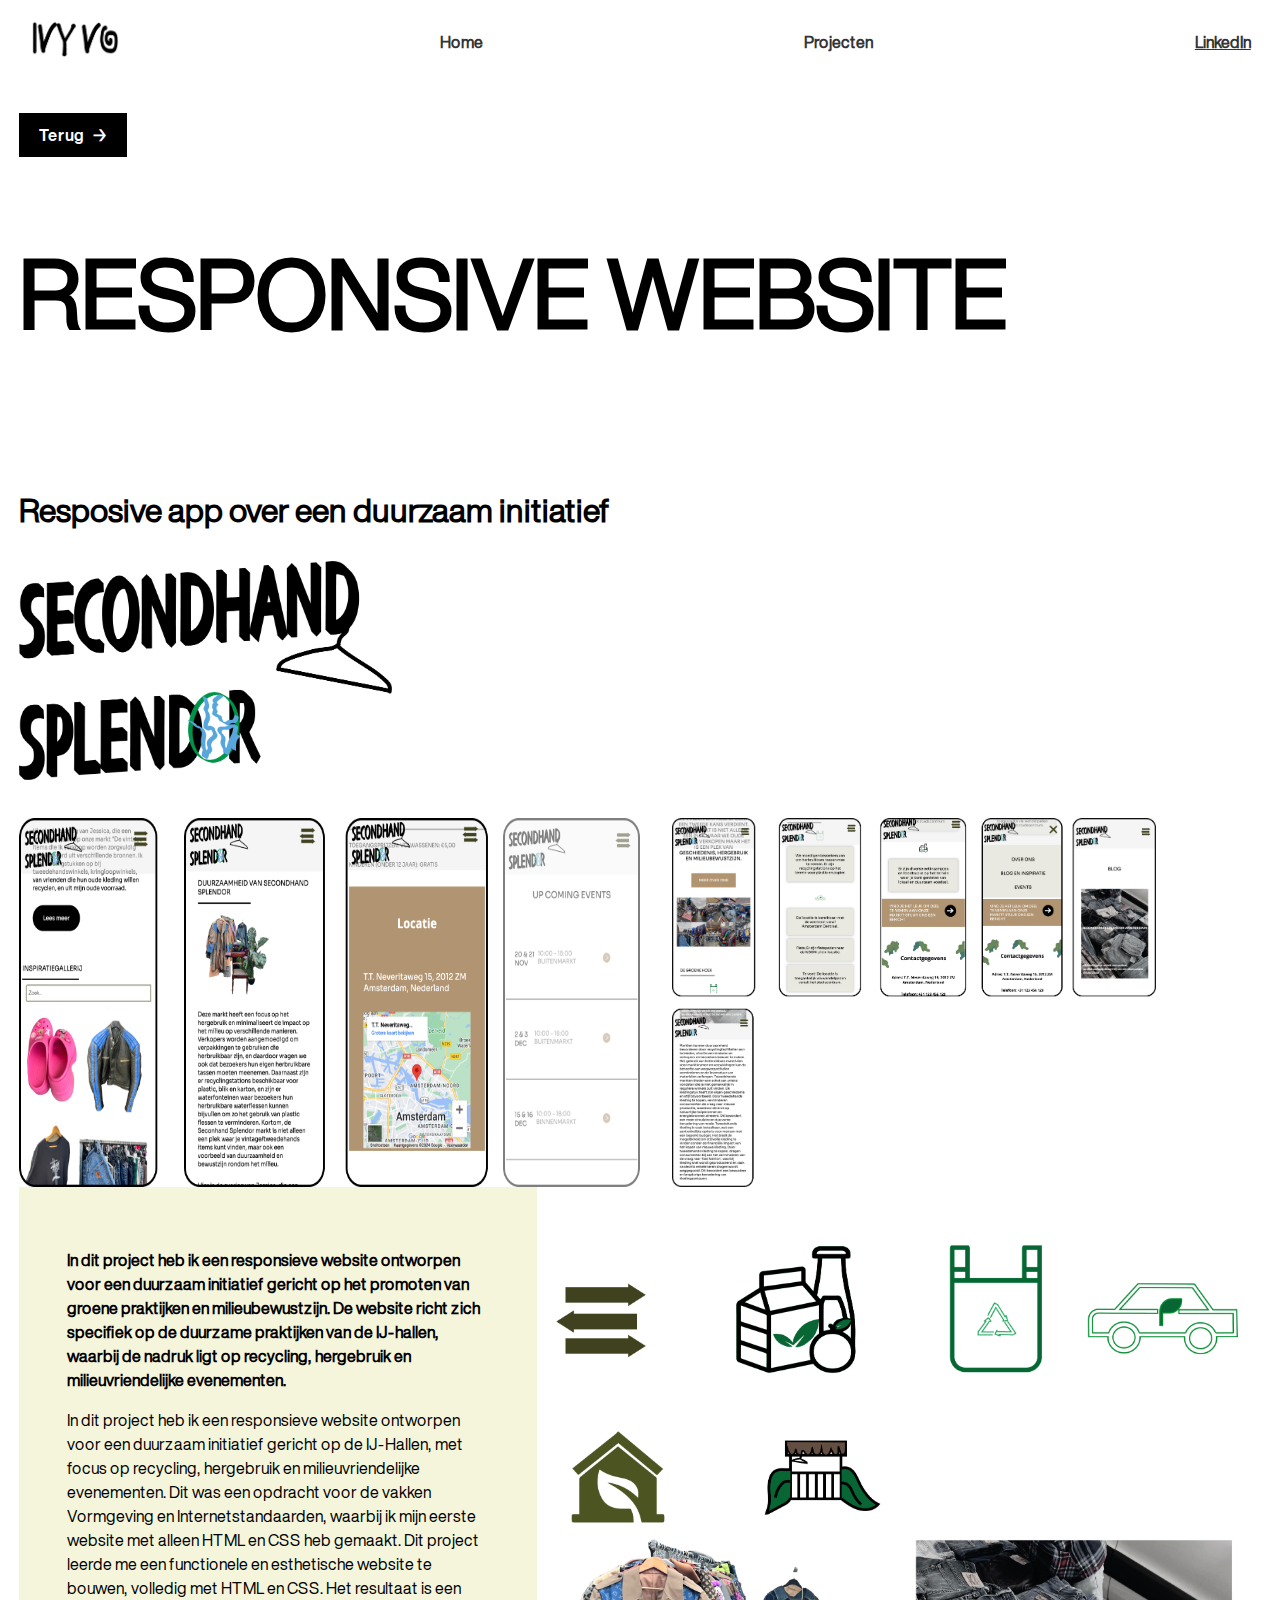
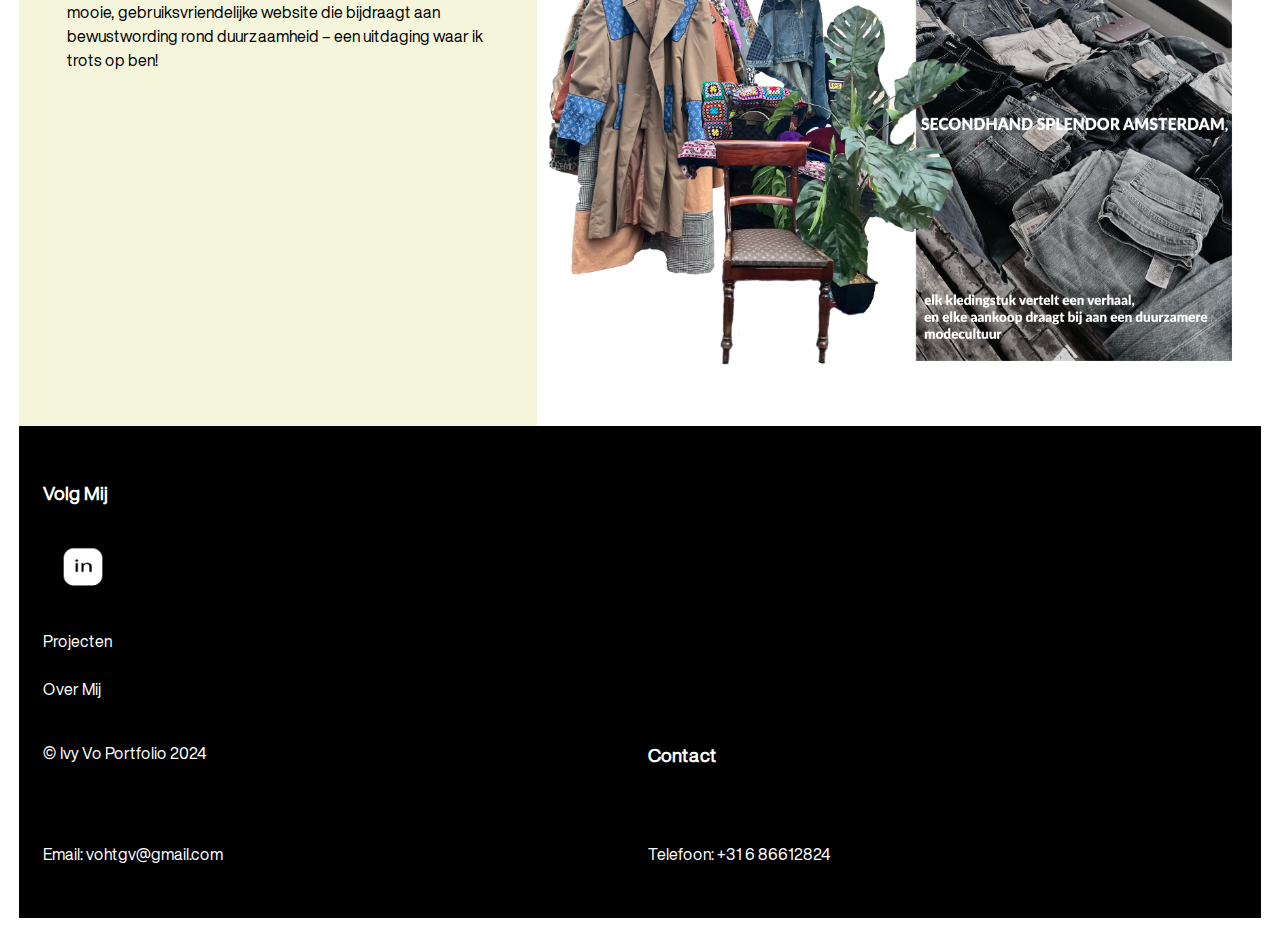
<file: project1.html>
<!DOCTYPE html>
<html lang="nl">
<head>
    <meta charset="UTF-8">
    <meta name="viewport" content="width=device-width, initial-scale=1.0">
    <title>Portfolio Ivy Vo</title>
    <meta name="description" content="Bekijk het werk, de projecten en vaardigheden van Ivy Vo.">
    <link rel="icon" href="img/iv.png" type="image/png">
    <link rel="stylesheet" href="styleproject1.css">
    <link rel="stylesheet" href="styles.css">
</head>
<body>
    <header>
        <nav class="main-nav">
            <ul class="nav-list">
                <li class="nav-item logo">
                    <a href="index.html">
                        <img src="img/logo.png" alt="Logo van Ivy Vo">
                    </a>
                </li>
                <li class="nav-item"><a href="index.html">Home</a></li>
                <li class="nav-item"><a href="projecten.html">Projecten</a></li>
                <li class="nav-item">
                    <a href="https://www.linkedin.com/in/ivy-vo-3ab95b32b/" target="_blank" rel="noopener noreferrer">
                        LinkedIn
                    </a>
                </li>
            </ul>
        </nav>
        <a href="projecten.html" class="button-with-arrow">
            Terug <span class="arrow">→</span>
        </a>
        <h1>
           Responsive Website
         </h1>
         <section> 
          <h2>Resposive app over een duurzaam initiatief</h2>  
         <img src="img/logoher1.png" alt="Achtergrond van de homepagina">
       </section>
    </header>

    <main>

        <section>
            <h2 class="visually-hidden">Op telefoon formaat</h2>
            <img src="img/secondhandsplendor.png" alt="">
            <img src="img/seconhandsplendor.png" alt="">
        </section>
        <section>
         <div class="collage"> 
            <h2>
                In dit project heb ik een responsieve website ontworpen voor een duurzaam initiatief gericht op het promoten van groene praktijken en milieubewustzijn. De website richt zich specifiek op de duurzame praktijken van de IJ-hallen, waarbij de nadruk ligt op recycling, hergebruik en milieuvriendelijke evenementen. 
            </h2>
            <p> 
                In dit project heb ik een responsieve website ontworpen voor een duurzaam initiatief gericht op de IJ-Hallen, met focus op recycling, hergebruik en milieuvriendelijke evenementen. Dit was een opdracht voor de vakken Vormgeving en Internetstandaarden, waarbij ik mijn eerste website met alleen HTML en CSS heb gemaakt.            
                Dit project leerde me een functionele en esthetische website te bouwen, volledig met HTML en CSS. Het resultaat is een mooie, gebruiksvriendelijke website die bijdraagt aan bewustwording rond duurzaamheid – een uitdaging waar ik trots op ben!
 </p>
</div>

  <article> 
             <img src="img/project1.collage.png" alt="Collage van iconen en foto's">
 </article>
</section>
    </main>
    <footer>
        <section>
            <h3>Volg Mij</h3>
            <ul>
                <li><a href="https://www.linkedin.com/in/ivy-vo-3ab95b32b/" aria-label="LinkedIn"><img src="img/linkedinlogo.png" alt="LinkedIn"></a></li>
            </ul>
        </section>
        <section>
            <h2 class="visually-hidden"> Ivy</h2>
            <article>
                <h2 class="visually-hidden"> Ivy</h2>
                <ul>
                    <li><a href="projecten.html">Projecten</a></li>
                </ul>
              
            </article>
            <article>
                <h2 class="visually-hidden"> Ivy</h2>
                <ul>
                    <li><a href="#overmij">Over Mij</a></li>
                </ul>
                
            </article>
        </section>
        <section>
            <h2 class="visually-hidden"> Ivy</h2>
            <p>© Ivy Vo Portfolio 2024</p>
          
            <h3>Contact</h3>
    <p>Email: vohtgv@gmail.com</p>
    <p>Telefoon: +31 6 86612824</p>
        </section>
    </footer>

    <script src="script.js"></script>
</body>
</html>
</file>
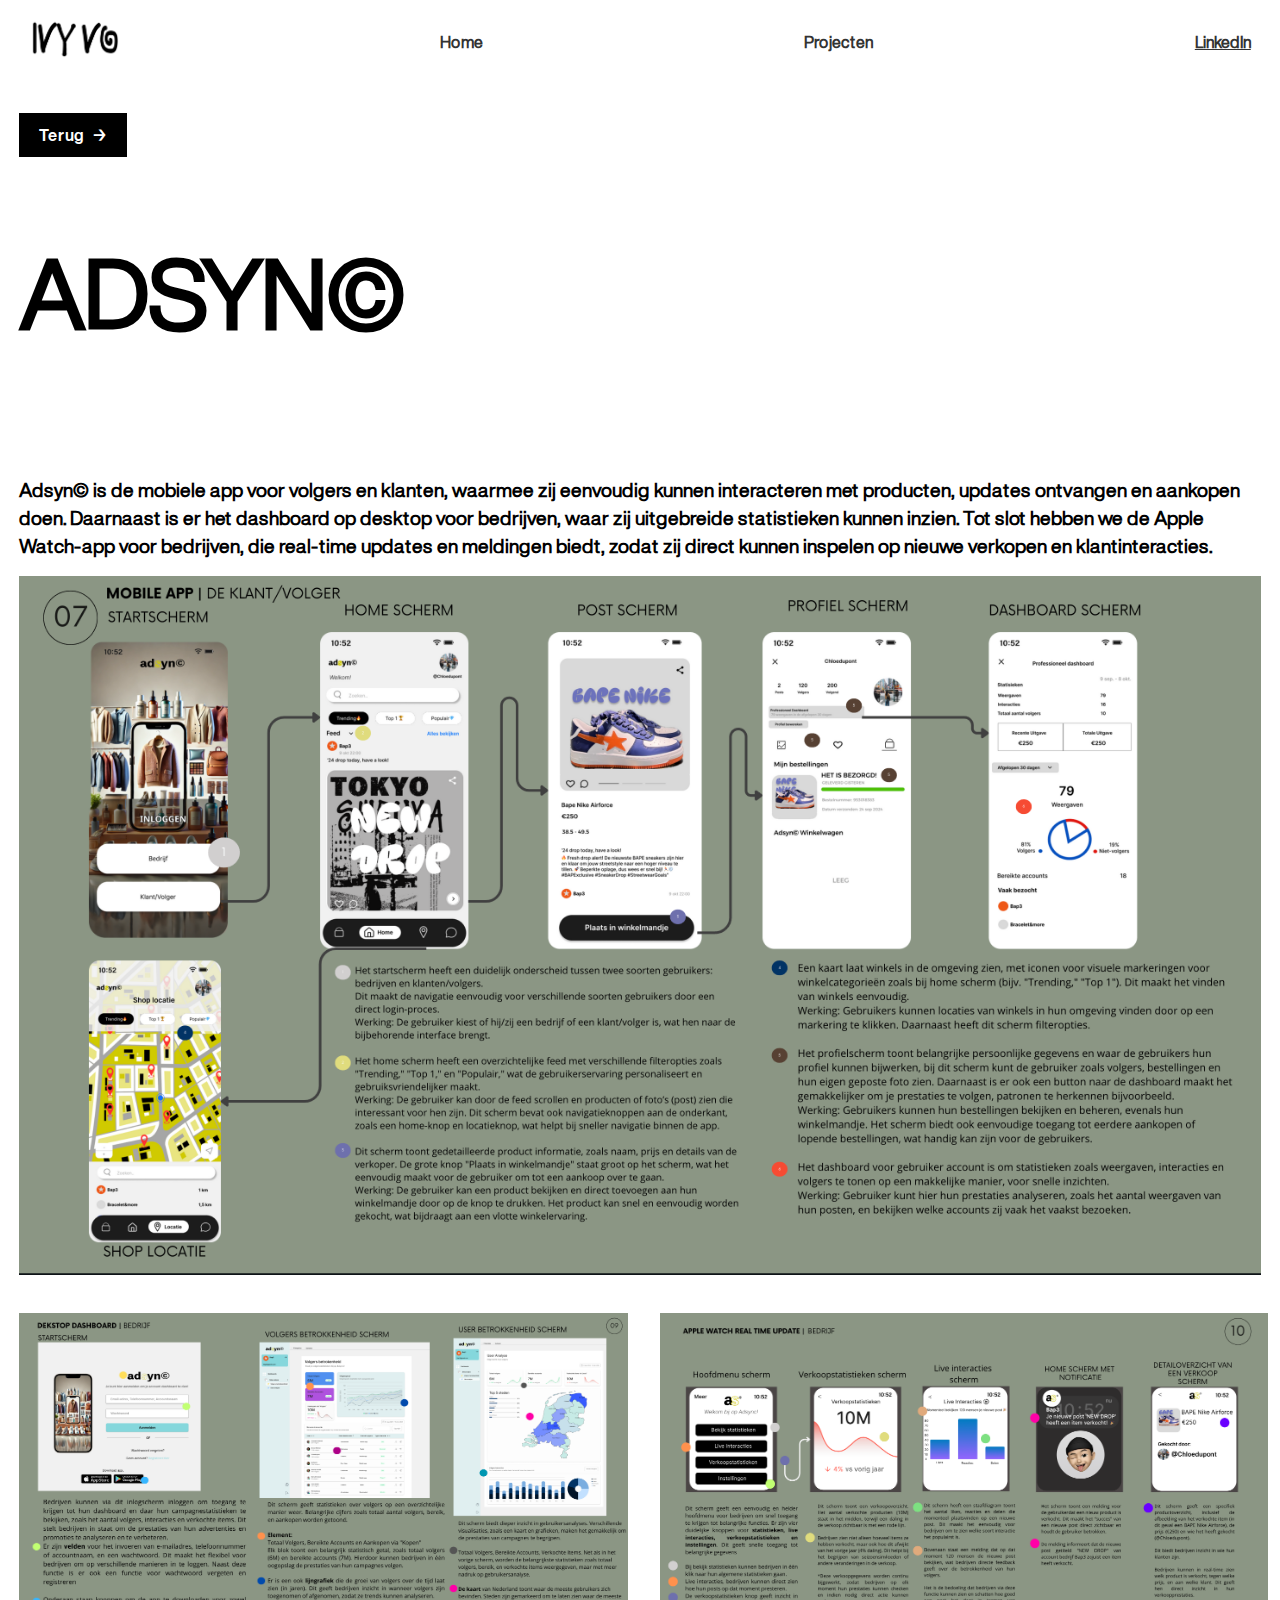
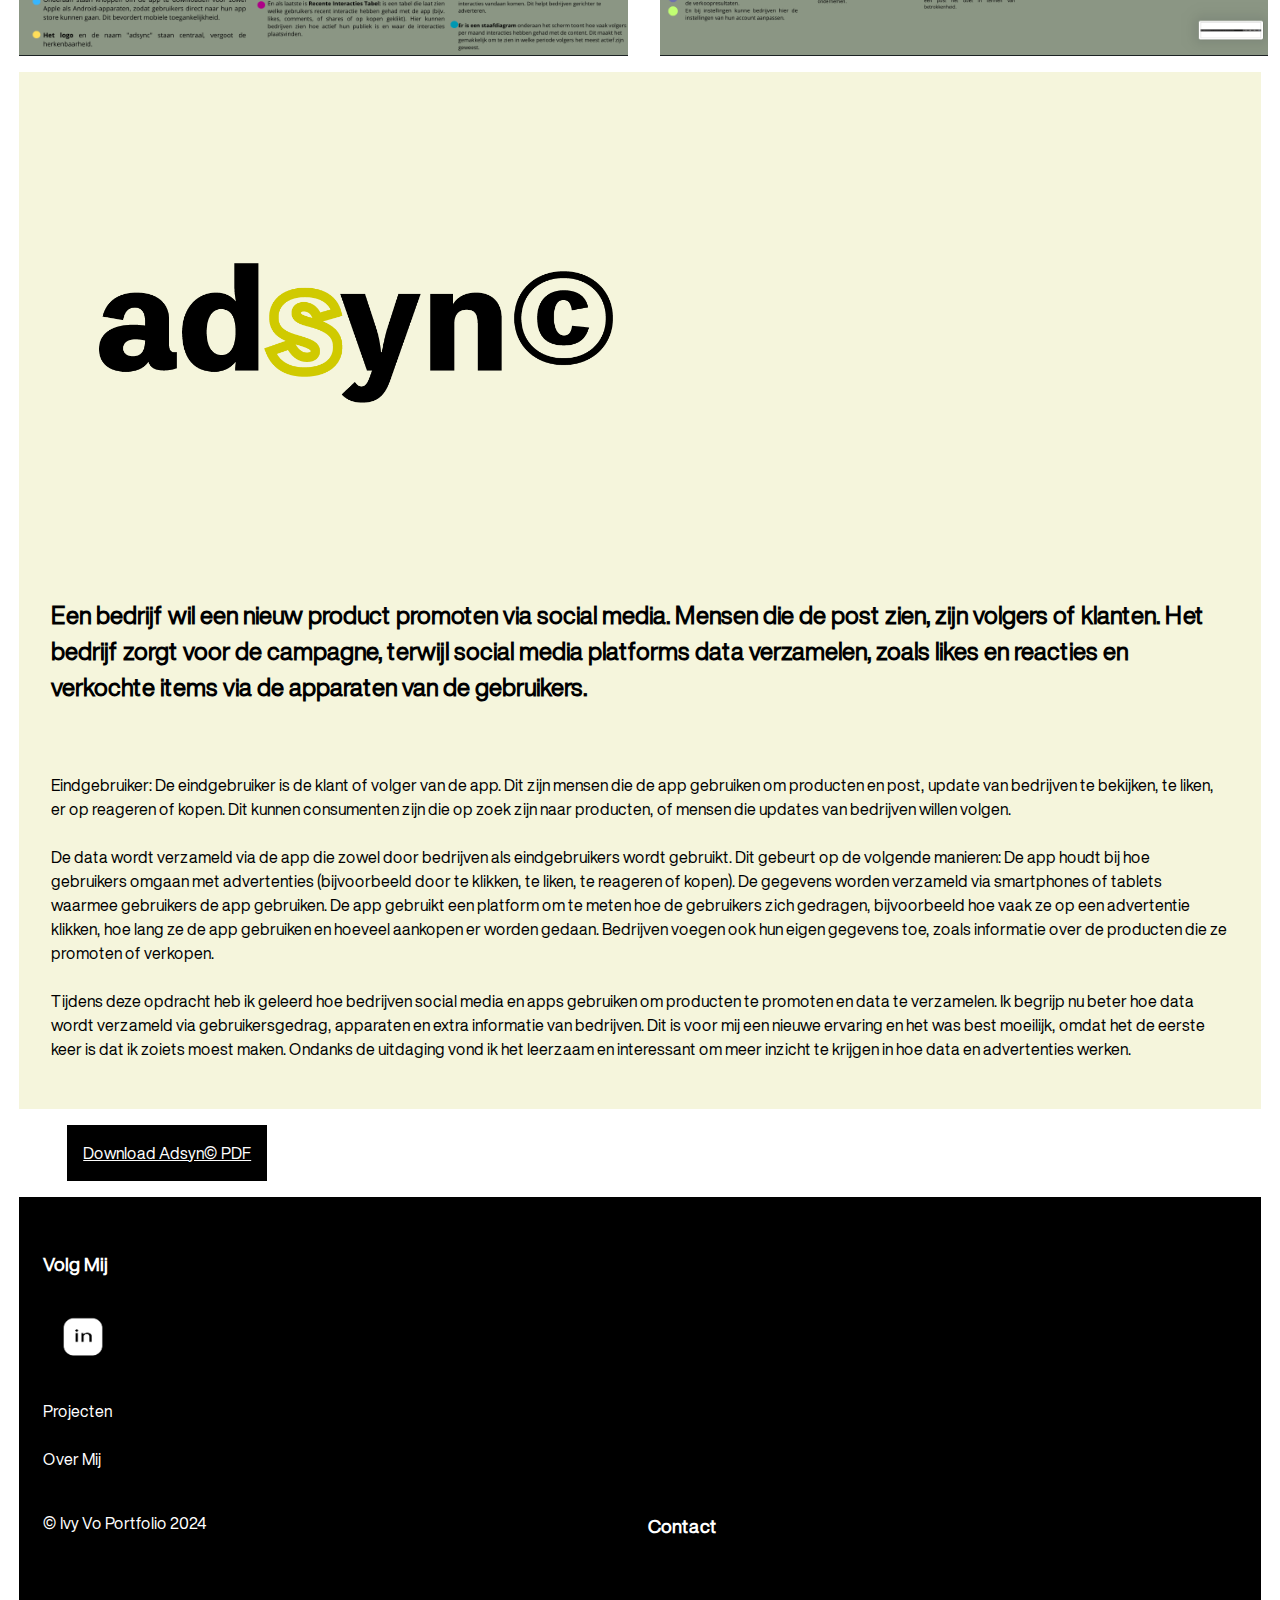
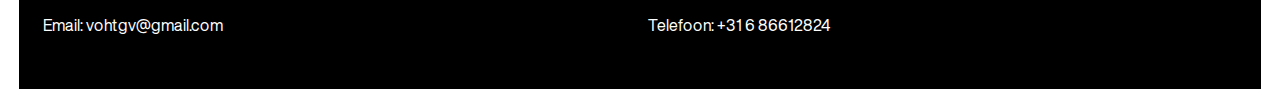
<file: project2.html>
<!DOCTYPE html>
<html lang="nl">
<head>
    <meta charset="UTF-8">
    <meta name="viewport" content="width=device-width, initial-scale=1.0">
    <title>Adsyn©</title>
    <meta name="description" content="Bekijk het werk, de projecten en vaardigheden van Ivy Vo.">
    <link rel="icon" href="img/iv.png" type="image/png">
    <link rel="stylesheet" href="styleproject2.css">
</head>
<body>
    <header>
        <nav class="main-nav">
            <ul class="nav-list">
                <li class="nav-item logo">
                    <a href="index.html">
                        <img src="img/logo.png" alt="Logo van Ivy Vo">
                    </a>
                </li>
                <li class="nav-item"><a href="index.html">Home</a></li>
                <li class="nav-item"><a href="projecten.html">Projecten</a></li>
                <li class="nav-item">
                    <a href="https://www.linkedin.com/in/ivy-vo-3ab95b32b/" target="_blank" rel="noopener noreferrer">
                        LinkedIn
                    </a>
                </li>
            </ul>
        </nav>
        <a href="projecten.html" class="button-with-arrow">
            Terug <span class="arrow">→</span>
        </a>
        <h1>
           Adsyn©
         </h1>
         <section> 
          <h2>Adsyn© is de mobiele app voor volgers en klanten, waarmee zij eenvoudig kunnen interacteren met producten, updates ontvangen en aankopen doen. Daarnaast is er het dashboard op desktop voor bedrijven, waar zij uitgebreide statistieken kunnen inzien. Tot slot hebben we de Apple Watch-app voor bedrijven, die real-time updates en meldingen biedt, zodat zij direct kunnen inspelen op nieuwe verkopen en klantinteracties. </h2>  
         <img src="img/content1.png" alt="Content pagina van app Adsync">
       </section>
    </header>

    <main>
        <section>
            <h2 class="visually-hidden">H2</h2>
            <img src="img/content2.png" alt="">
            <img src="img/concent3.png" alt="">
        </section>
        <section>
         <div class="collage"> 
            <article> 
                <img src="img/logoadsync.png" alt="Logo van app Adsync">
    </article>
            <h2>
                Een bedrijf wil een nieuw product promoten via social media. Mensen die de post zien, zijn volgers of klanten. Het bedrijf zorgt voor de campagne, terwijl social media platforms data verzamelen, zoals likes en reacties en verkochte items via de apparaten van de gebruikers.
            </h2>
            <p> 
<br>
<br>
Eindgebruiker:
De eindgebruiker is de klant of volger van de app. Dit zijn mensen die de app gebruiken om producten en post, update van bedrijven te bekijken, te liken, er op reageren of kopen. Dit kunnen consumenten zijn die op zoek zijn naar producten, of mensen die updates van bedrijven willen volgen.
<br>
<br> De data wordt verzameld via de app die zowel door bedrijven als eindgebruikers wordt gebruikt. Dit gebeurt op de volgende manieren:
De app houdt bij hoe gebruikers omgaan met advertenties (bijvoorbeeld door te klikken, te liken, te reageren of kopen).
De gegevens worden verzameld via smartphones of tablets waarmee gebruikers de app gebruiken.
De app gebruikt een platform om te meten hoe de gebruikers zich gedragen, bijvoorbeeld hoe vaak ze op een advertentie klikken, hoe lang ze de app gebruiken en hoeveel aankopen er worden gedaan.
Bedrijven voegen ook hun eigen gegevens toe, zoals informatie over de producten die ze promoten of verkopen.
<br>
<br>Tijdens deze opdracht heb ik geleerd hoe bedrijven social media en apps gebruiken om producten te promoten en data te verzamelen. Ik begrijp nu beter hoe data wordt verzameld via gebruikersgedrag, apparaten en extra informatie van bedrijven. Dit is voor mij een nieuwe ervaring en het was best moeilijk, omdat het de eerste keer is dat ik zoiets moest maken. Ondanks de uitdaging vond ik het leerzaam en interessant om meer inzicht te krijgen in hoe data en advertenties werken.
 </p>
</div> 
</section>
<a href="cv/adsync.pdf" class="download-btn" download>Download Adsyn© PDF</a>
    </main>

    <footer>
        <section>
            <h3>Volg Mij</h3>
            <ul>
                <li><a href="https://www.linkedin.com/in/ivy-vo-3ab95b32b/" aria-label="LinkedIn"><img src="img/linkedinlogo.png" alt="LinkedIn"></a></li>
            </ul>
        </section>
        <section>
            <h2 class="visually-hidden"> Ivy</h2>
            <article>
                <h2 class="visually-hidden"> Ivy</h2>
                <ul>
                    <li><a href="projecten.html">Projecten</a></li>
                </ul>
              
            </article>
            <article>
                <h2 class="visually-hidden"> Ivy</h2>
                <ul>
                    <li><a href="#overmij">Over Mij</a></li>
                </ul>
                
            </article>
        </section>
        <section>
            <h2 class="visually-hidden"> Ivy</h2>
            <p>© Ivy Vo Portfolio 2024</p>
          
            <h3>Contact</h3>
    <p>Email: vohtgv@gmail.com</p>
    <p>Telefoon: +31 6 86612824</p>
        </section>
    </footer>

    <script src="script.js"></script>
</body>
</html>
</file>
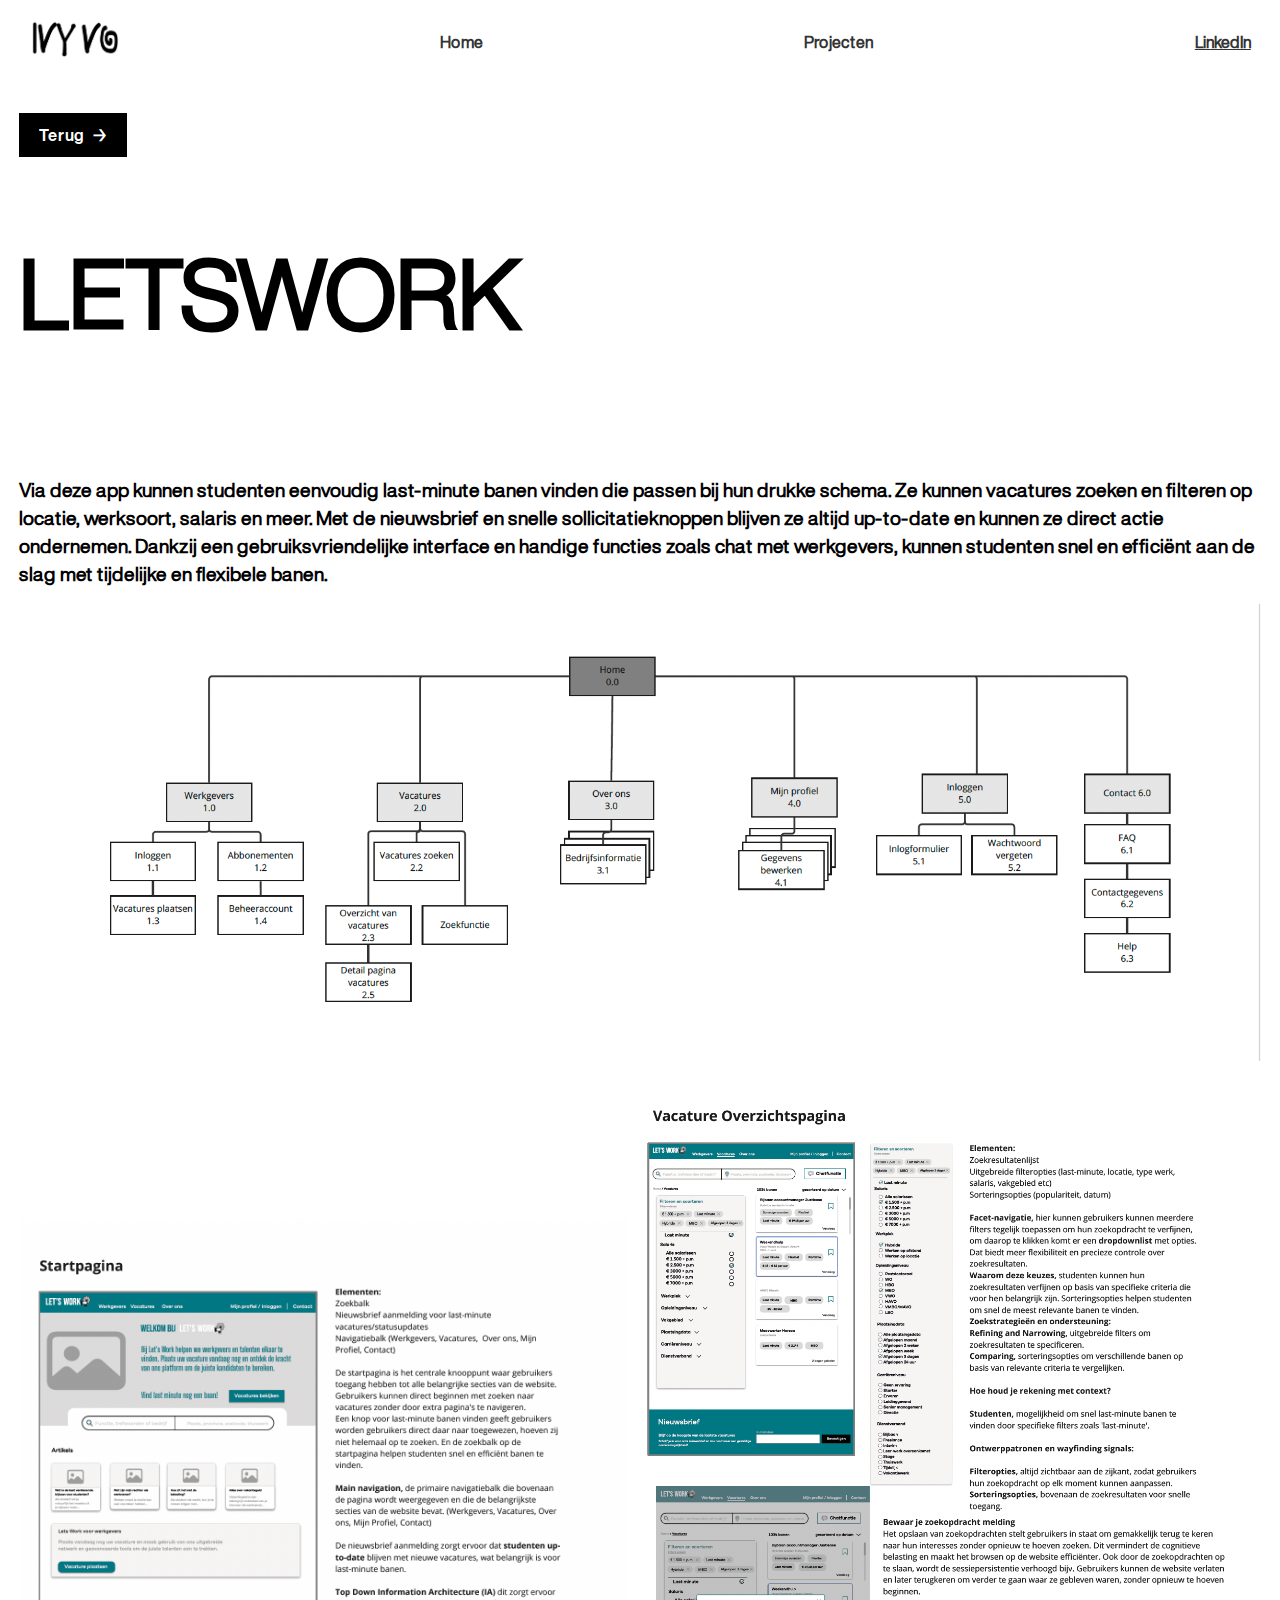
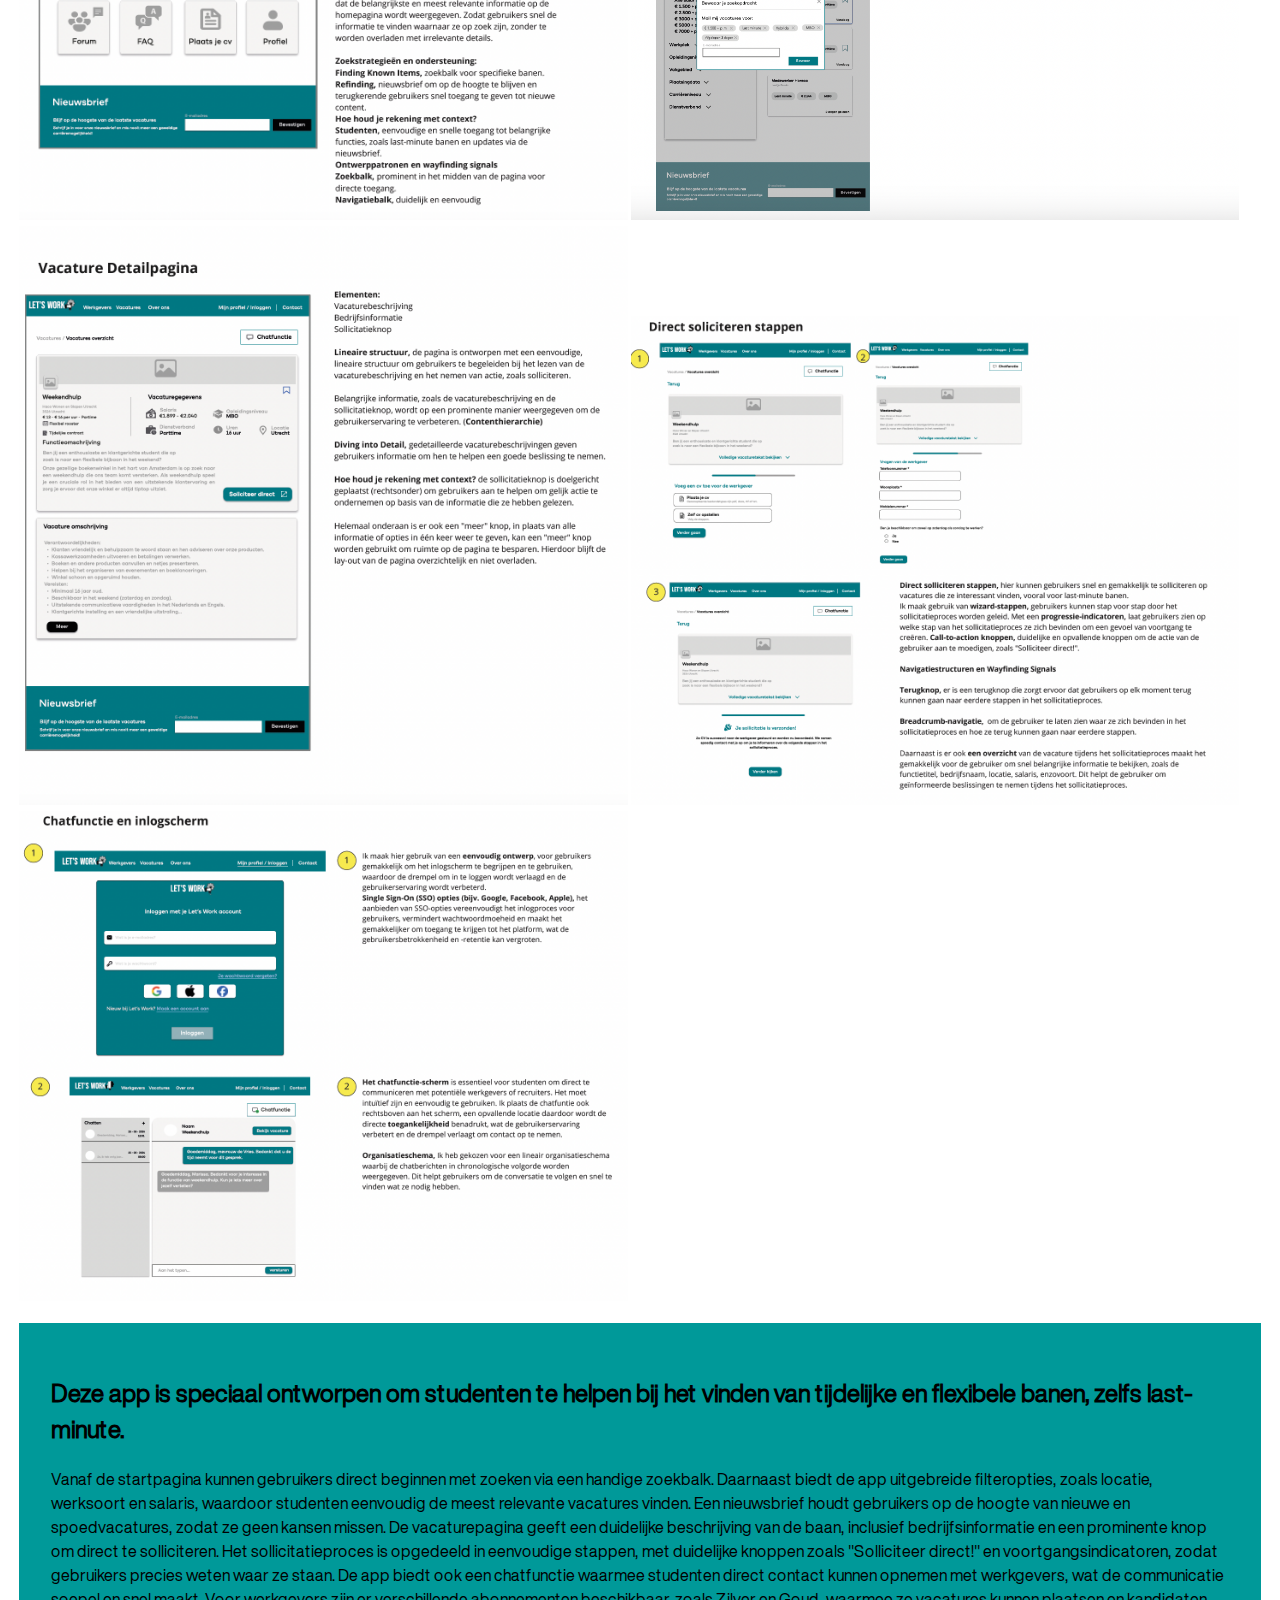
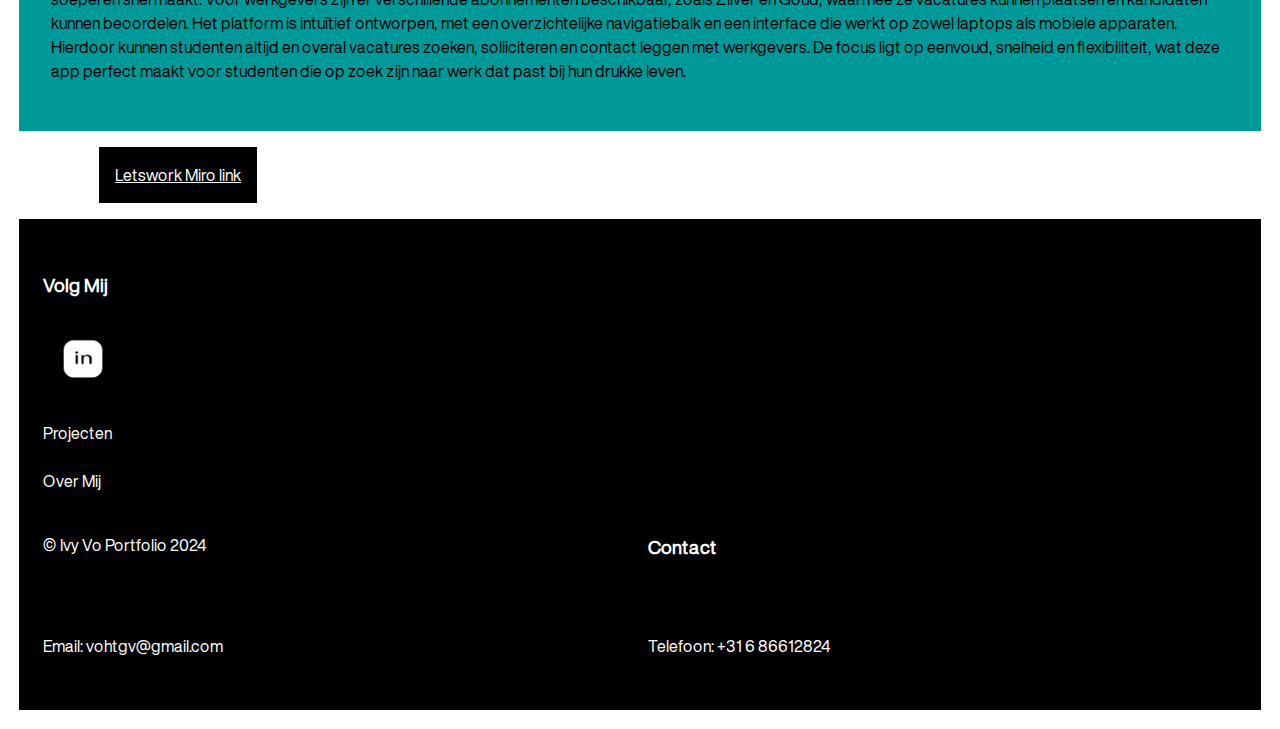
<file: project3.html>
<!DOCTYPE html>
<html lang="nl">
<head>
    <meta charset="UTF-8">
    <meta name="viewport" content="width=device-width, initial-scale=1.0">
    <title>Adsyn©</title>
    <meta name="description" content="Bekijk het werk, de projecten en vaardigheden van Ivy Vo.">
    <link rel="icon" href="img/iv.png" type="image/png">
    <link rel="stylesheet" href="styleproject3.css">
    <link rel="stylesheet" href="styles.css">
</head>
<body>
    <header>
        <nav class="main-nav">
            <ul class="nav-list">
                <li class="nav-item logo">
                    <a href="index.html">
                        <img src="img/logo.png" alt="Logo van Ivy Vo">
                    </a>
                </li>
                <li class="nav-item"><a href="index.html">Home</a></li>
                <li class="nav-item"><a href="projecten.html">Projecten</a></li>
                <li class="nav-item">
                    <a href="https://www.linkedin.com/in/ivy-vo-3ab95b32b/" target="_blank" rel="noopener noreferrer">
                        LinkedIn
                    </a>
                </li>
            </ul>
        </nav>
        <a href="projecten.html" class="button-with-arrow">
            Terug <span class="arrow">→</span>
        </a>
        <h1>
           LetsWork
         </h1>
         <section> 
          <h2>Via deze app kunnen studenten eenvoudig last-minute banen vinden die passen bij hun drukke schema. Ze kunnen vacatures zoeken en filteren op locatie, werksoort, salaris en meer. Met de nieuwsbrief en snelle sollicitatieknoppen blijven ze altijd up-to-date en kunnen ze direct actie ondernemen. Dankzij een gebruiksvriendelijke interface en handige functies zoals chat met werkgevers, kunnen studenten snel en efficiënt aan de slag met tijdelijke en flexibele banen. </h2>  
          <img src="imgpr/chart.png" alt="App chart van LetsWork">
       </section>
    </header>

    <main>

        <section>
            <h2 class="visually-hidden">H2</h2>
            <img src="imgpr/letswork1.png" alt="">
            <img src="imgpr/letswork2.png" alt="">
            <img src="imgpr/letswork3.png" alt="">
            <img src="imgpr/letswork4.png" alt="">
            <img src="imgpr/letswork5.png" alt=""> 
        </section>
        <section>
         <div class="collage"> 
        
            <h2>
                Deze app is speciaal ontworpen om studenten te helpen bij het vinden van tijdelijke en flexibele banen, zelfs last-minute. 
            </h2>
            <p> Vanaf de startpagina kunnen gebruikers direct beginnen met zoeken via een handige zoekbalk. Daarnaast biedt de app uitgebreide filteropties, zoals locatie, werksoort en salaris, waardoor studenten eenvoudig de meest relevante vacatures vinden. Een nieuwsbrief houdt gebruikers op de hoogte van nieuwe en spoedvacatures, zodat ze geen kansen missen.
                De vacaturepagina geeft een duidelijke beschrijving van de baan, inclusief bedrijfsinformatie en een prominente knop om direct te solliciteren. Het sollicitatieproces is opgedeeld in eenvoudige stappen, met duidelijke knoppen zoals "Solliciteer direct!" en voortgangsindicatoren, zodat gebruikers precies weten waar ze staan.
                De app biedt ook een chatfunctie waarmee studenten direct contact kunnen opnemen met werkgevers, wat de communicatie soepel en snel maakt. Voor werkgevers zijn er verschillende abonnementen beschikbaar, zoals Zilver en Goud, waarmee ze vacatures kunnen plaatsen en kandidaten kunnen beoordelen.
                Het platform is intuïtief ontworpen, met een overzichtelijke navigatiebalk en een interface die werkt op zowel laptops als mobiele apparaten. Hierdoor kunnen studenten altijd en overal vacatures zoeken, solliciteren en contact leggen met werkgevers. De focus ligt op eenvoud, snelheid en flexibiliteit, wat deze app perfect maakt voor studenten die op zoek zijn naar werk dat past bij hun drukke leven.
 </p>
</div>
<a href="https://miro.com/welcomeonboard/QU44SGR0T29QTFREdHpyZmloenVBeHhjVitmQVd6QmpiekJ5ZXovMUZ4N0xXd3ZpejY5WkRtVjBBeWF0NmZrR29FTDIvQWUwTWlIUndqV1BKYU5BNHVpUjV3VTdVT0lodnAvNnF4UUhOcm54SXI3bXY3UnRCMDlhb3lwc24xOVMhZQ==?share_link_id=633892871362" class="download-btn" download>Letswork Miro link</a>
 
</section>

    </main>

    <footer>
        <section>
            <h3>Volg Mij</h3>
            <ul>
                <li><a href="https://www.linkedin.com/in/ivy-vo-3ab95b32b/" aria-label="LinkedIn"><img src="img/linkedinlogo.png" alt="LinkedIn"></a></li>
            </ul>
        </section>
        <section>
            <h2 class="visually-hidden"> Ivy</h2>
            <article>
                <h2 class="visually-hidden"> Ivy</h2>
                <ul>
                    <li><a href="projecten.html">Projecten</a></li>
                </ul>
              
            </article>
            <article>
                <h2 class="visually-hidden"> Ivy</h2>
                <ul>
                    <li><a href="#overmij">Over Mij</a></li>
                </ul>
                
            </article>
        </section>
        <section>
            <h2 class="visually-hidden"> Ivy</h2>
            <p>© Ivy Vo Portfolio 2024</p>
          
            <h3>Contact</h3>
    <p>Email: vohtgv@gmail.com</p>
    <p>Telefoon: +31 6 86612824</p>
        </section>
    </footer>

    <script src="script.js"></script>
</body>
</html>
</file>
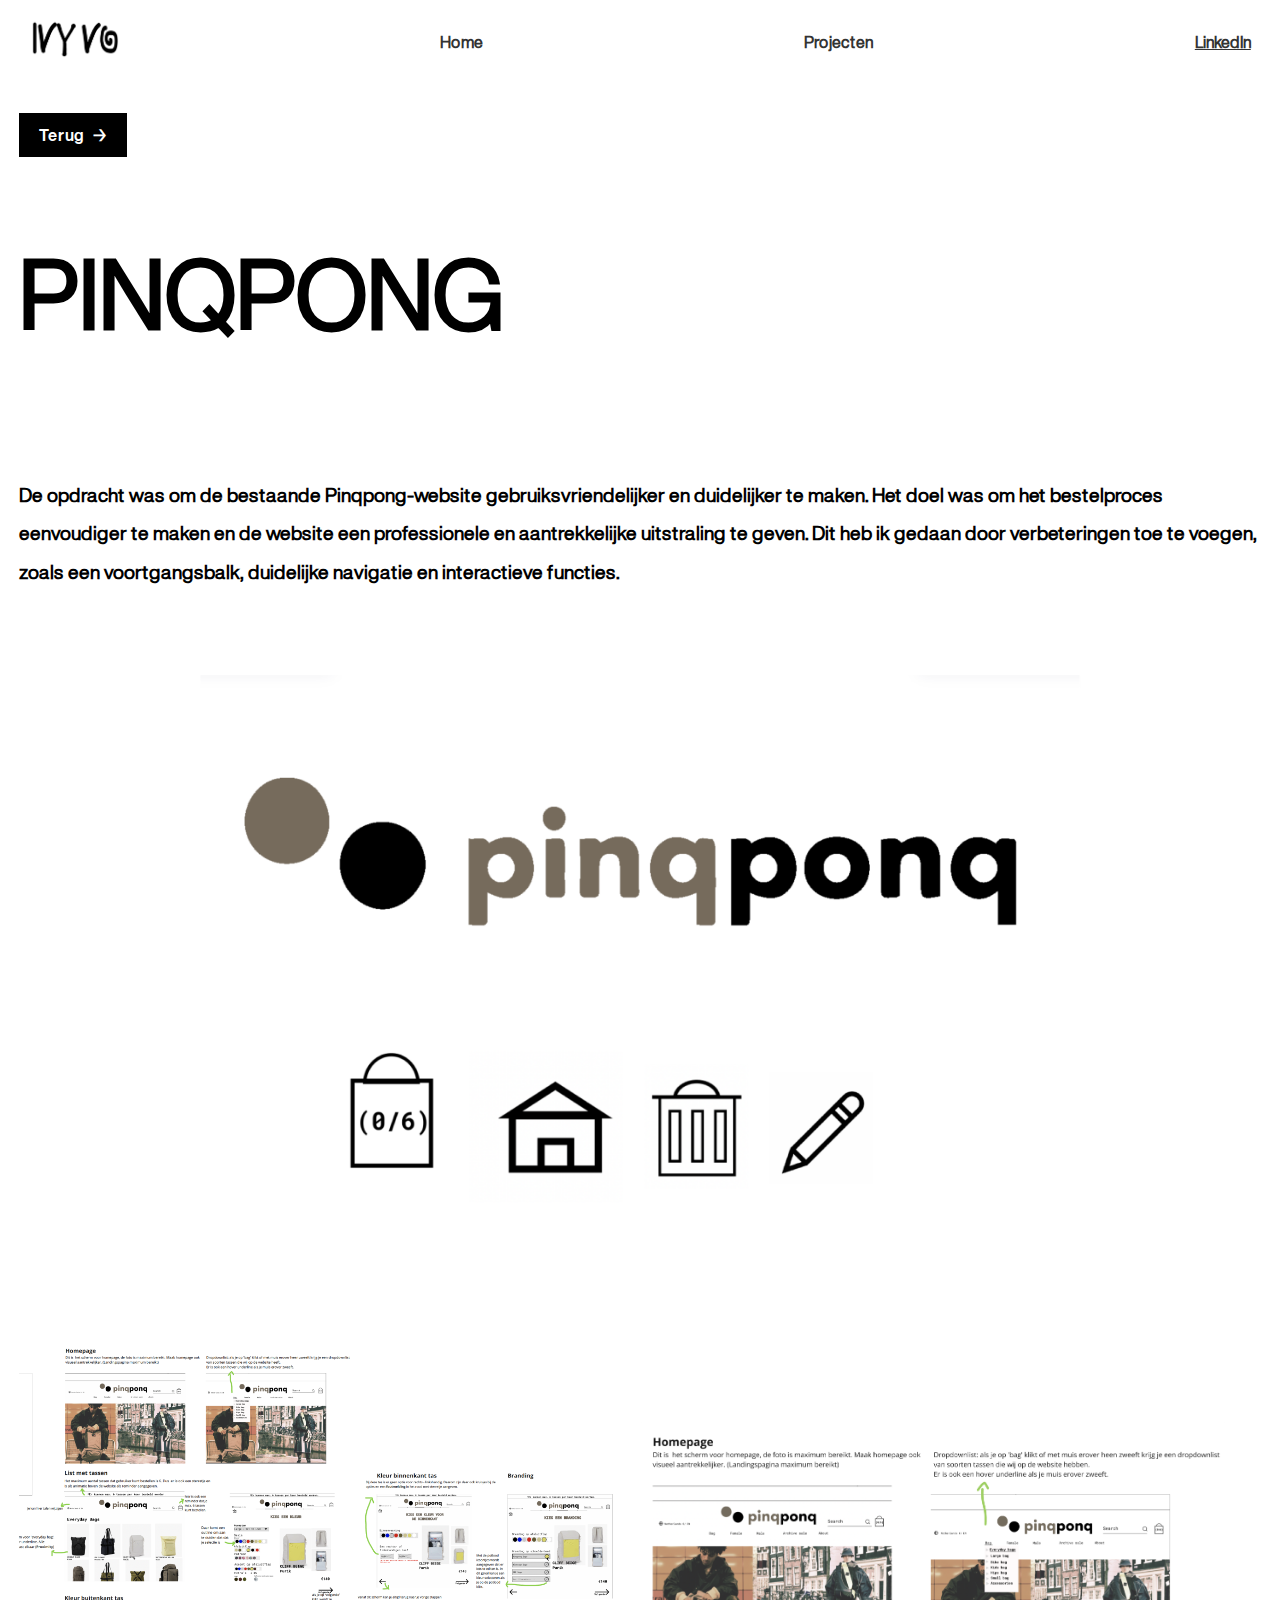
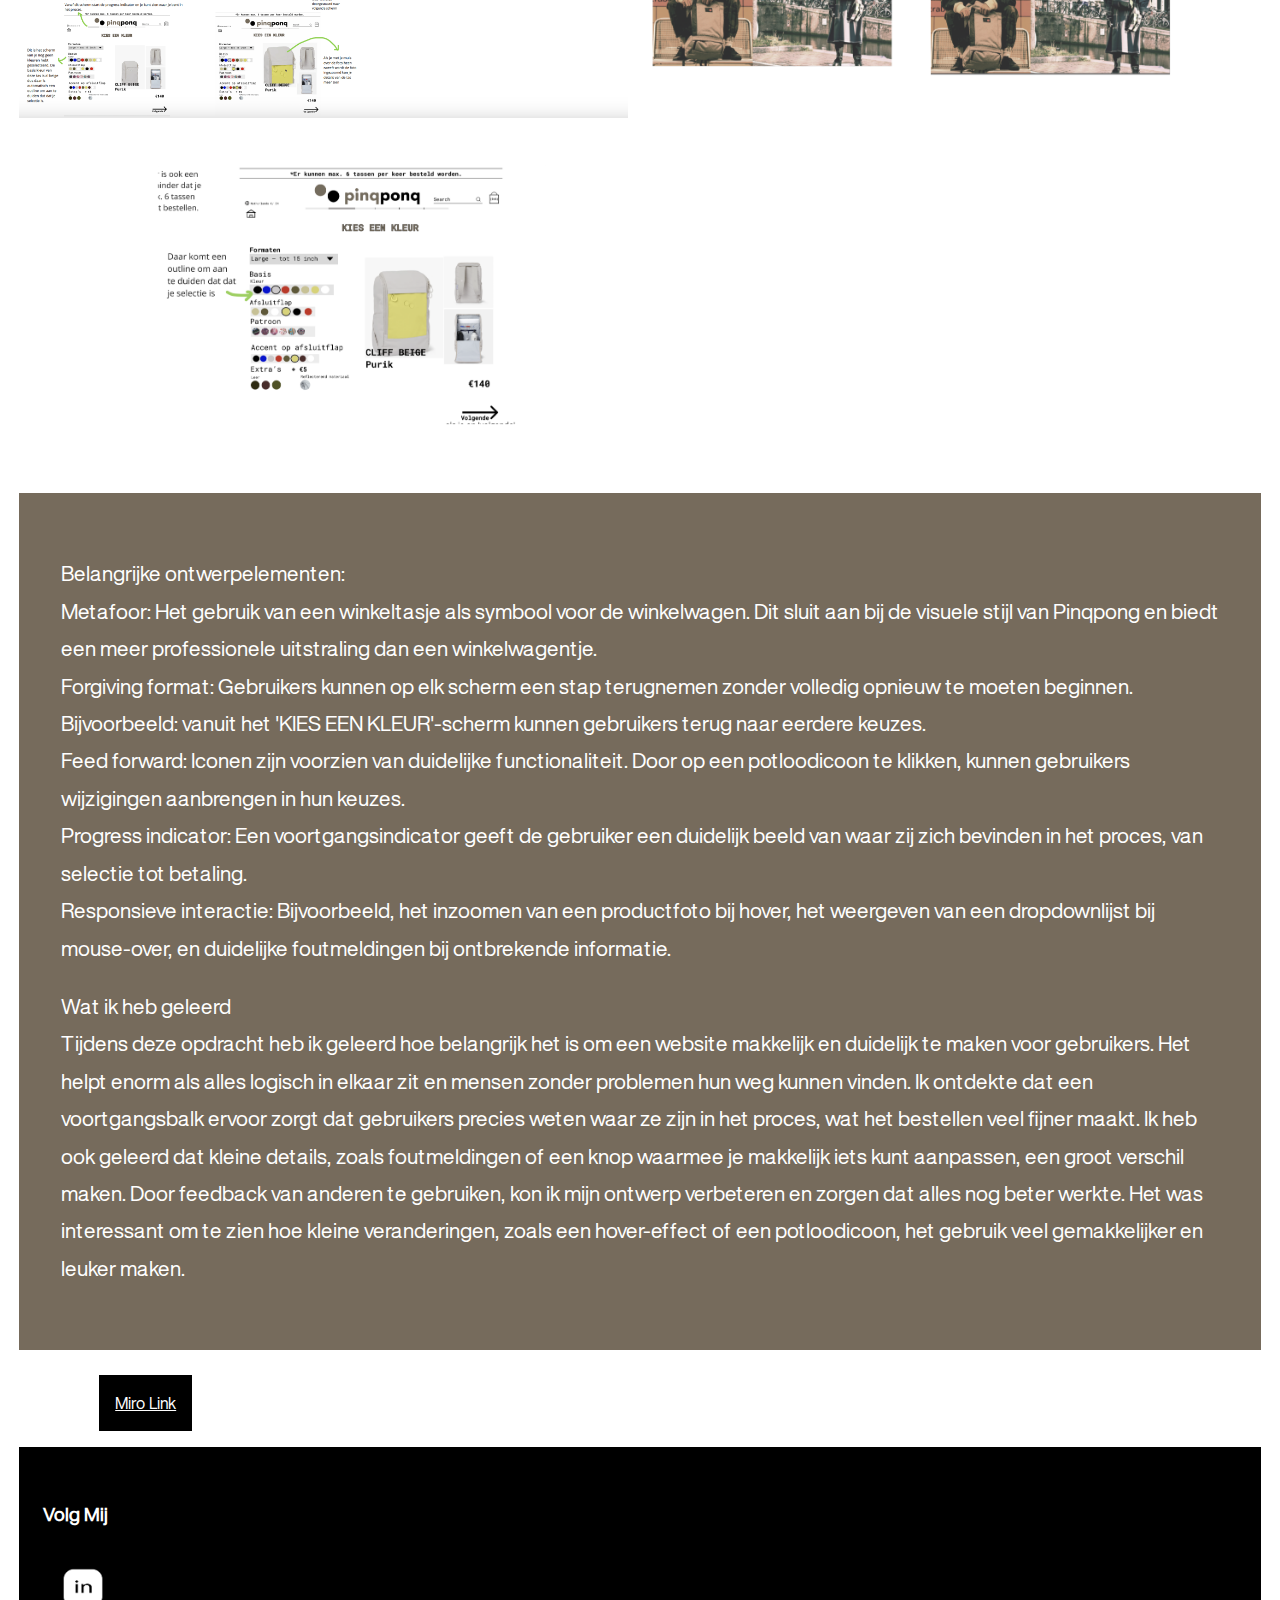
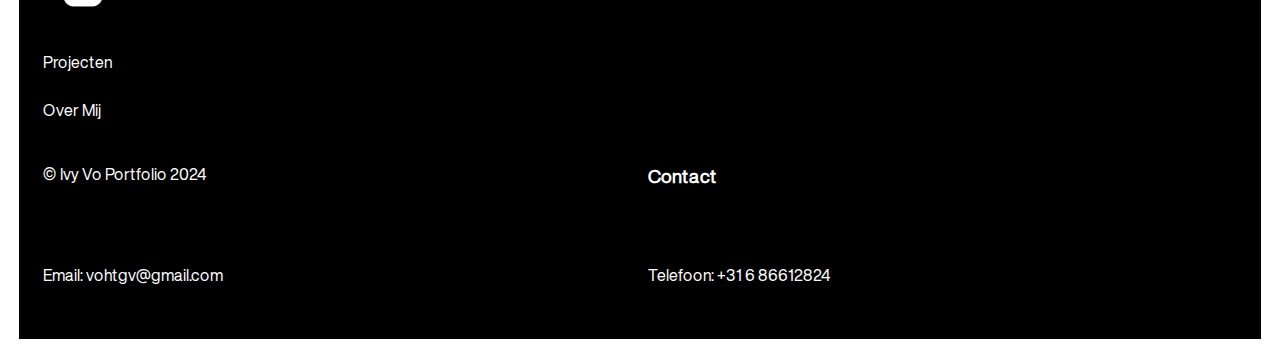
<file: project5.html>
<!DOCTYPE html>
<html lang="nl">
<head>
    <meta charset="UTF-8">
    <meta name="viewport" content="width=device-width, initial-scale=1.0">
    <title>Pinqpong</title>
    <meta name="description" content="Bekijk het werk, de projecten en vaardigheden van Ivy Vo.">
    <link rel="icon" href="img/iv.png" type="image/png">
    <link rel="stylesheet" href="styleproject5.css">
    <link rel="stylesheet" href="styles.css">
</head>
<body>
    <header>
        <nav class="main-nav">
            <ul class="nav-list">
                <li class="nav-item logo">
                    <a href="index.html">
                        <img src="img/logo.png" alt="Logo van Ivy Vo">
                    </a>
                </li>
                <li class="nav-item"><a href="index.html">Home</a></li>
                <li class="nav-item"><a href="projecten.html">Projecten</a></li>
                <li class="nav-item">
                    <a href="https://www.linkedin.com/in/ivy-vo-3ab95b32b/" target="_blank" rel="noopener noreferrer">
                        LinkedIn
                    </a>
                </li>
            </ul>
        </nav>
        <a href="projecten.html" class="button-with-arrow">
            Terug <span class="arrow">→</span>
        </a>
        <h1>
           Pinqpong
         </h1>
         <section> 
          <h2>De opdracht was om de bestaande Pinqpong-website gebruiksvriendelijker en duidelijker te maken. Het doel was om het bestelproces eenvoudiger te maken en de website een professionele en aantrekkelijke uitstraling te geven. Dit heb ik gedaan door verbeteringen toe te voegen, zoals een voortgangsbalk, duidelijke navigatie en interactieve functies.
          </h2>  
          <h2 class="visually-hidden">H2</h2>
          <img src="imgpr/pinqponglogo.png" alt="">
       </section>
    </header>

    <main>

        <section>
            <img src="imgpr/pinqpongcollage.png" alt="Toelichting Scherm van de Wireframes">
            <img src="imgpr/pinqponghome.png" alt="">
            <img src="imgpr/pinqpongkoopproces.png" alt="">
        </section>
        <section>
            <h2 class="visually-hidden"> Ivy</h2>
         <div class="collage"> 
            <p>
                Belangrijke ontwerpelementen: <br>

                Metafoor:
                Het gebruik van een winkeltasje als symbool voor de winkelwagen. Dit sluit aan bij de visuele stijl van Pinqpong en biedt een meer professionele uitstraling dan een winkelwagentje.
                <br>
                Forgiving format:
                Gebruikers kunnen op elk scherm een stap terugnemen zonder volledig opnieuw te moeten beginnen. Bijvoorbeeld: vanuit het 'KIES EEN KLEUR'-scherm kunnen gebruikers terug naar eerdere keuzes.
                <br>
                Feed forward:
                Iconen zijn voorzien van duidelijke functionaliteit. Door op een potloodicoon te klikken, kunnen gebruikers wijzigingen aanbrengen in hun keuzes.
                <br>
                Progress indicator:
                Een voortgangsindicator geeft de gebruiker een duidelijk beeld van waar zij zich bevinden in het proces, van selectie tot betaling.
                <br>
                Responsieve interactie:
                Bijvoorbeeld, het inzoomen van een productfoto bij hover, het weergeven van een dropdownlijst bij mouse-over, en duidelijke foutmeldingen bij ontbrekende informatie.
            </p>
            <p> 
                Wat ik heb geleerd<br>
                Tijdens deze opdracht heb ik geleerd hoe belangrijk het is om een website makkelijk en duidelijk te maken voor gebruikers. Het helpt enorm als alles logisch in elkaar zit en mensen zonder problemen hun weg kunnen vinden. Ik ontdekte dat een voortgangsbalk ervoor zorgt dat gebruikers precies weten waar ze zijn in het proces, wat het bestellen veel fijner maakt.  
                Ik heb ook geleerd dat kleine details, zoals foutmeldingen of een knop waarmee je makkelijk iets kunt aanpassen, een groot verschil maken. Door feedback van anderen te gebruiken, kon ik mijn ontwerp verbeteren en zorgen dat alles nog beter werkte. Het was interessant om te zien hoe kleine veranderingen, zoals een hover-effect of een potloodicoon, het gebruik veel gemakkelijker en leuker maken.
            </p>
</div>
<a href="https://miro.com/welcomeonboard/Z3hDRlhCMTQ1YUR1YzVGa0dicG15OTNMSDR1cmRMLzhneC9IbHlTekkxR29rZmNDK01RNmJKN215bFQ3S2haa2VSOSthdkwva3FvbWpEa2w4QjVkR2VpUjV3VTdVT0lodnAvNnF4UUhOcm54SXI3bXY3UnRCMDlhb3lwc24xOVMhZQ==?share_link_id=853445743162" class="download-btn" download>Miro Link</a>
 
</section>

    </main>

    <footer>
        <section>
            <h3>Volg Mij</h3>
            <ul>
                <li><a href="https://www.linkedin.com/in/ivy-vo-3ab95b32b/" aria-label="LinkedIn"><img src="img/linkedinlogo.png" alt="LinkedIn"></a></li>
            </ul>
        </section>
        <section>
            <h2 class="visually-hidden"> Ivy</h2>
            <article>
                <h2 class="visually-hidden"> Ivy</h2>
                <ul>
                    <li><a href="projecten.html">Projecten</a></li>
                </ul>
              
            </article>
            <article>
                <h2 class="visually-hidden"> Ivy</h2>
                <ul>
                    <li><a href="#overmij">Over Mij</a></li>
                </ul>
                
            </article>
        </section>
        <section>
            <h2 class="visually-hidden"> Ivy</h2>
            <p>© Ivy Vo Portfolio 2024</p>
          
            <h3>Contact</h3>
    <p>Email: vohtgv@gmail.com</p>
    <p>Telefoon: +31 6 86612824</p>
        </section>
    </footer>
    <script src="script.js"></script>
</body>
</html>
</file>
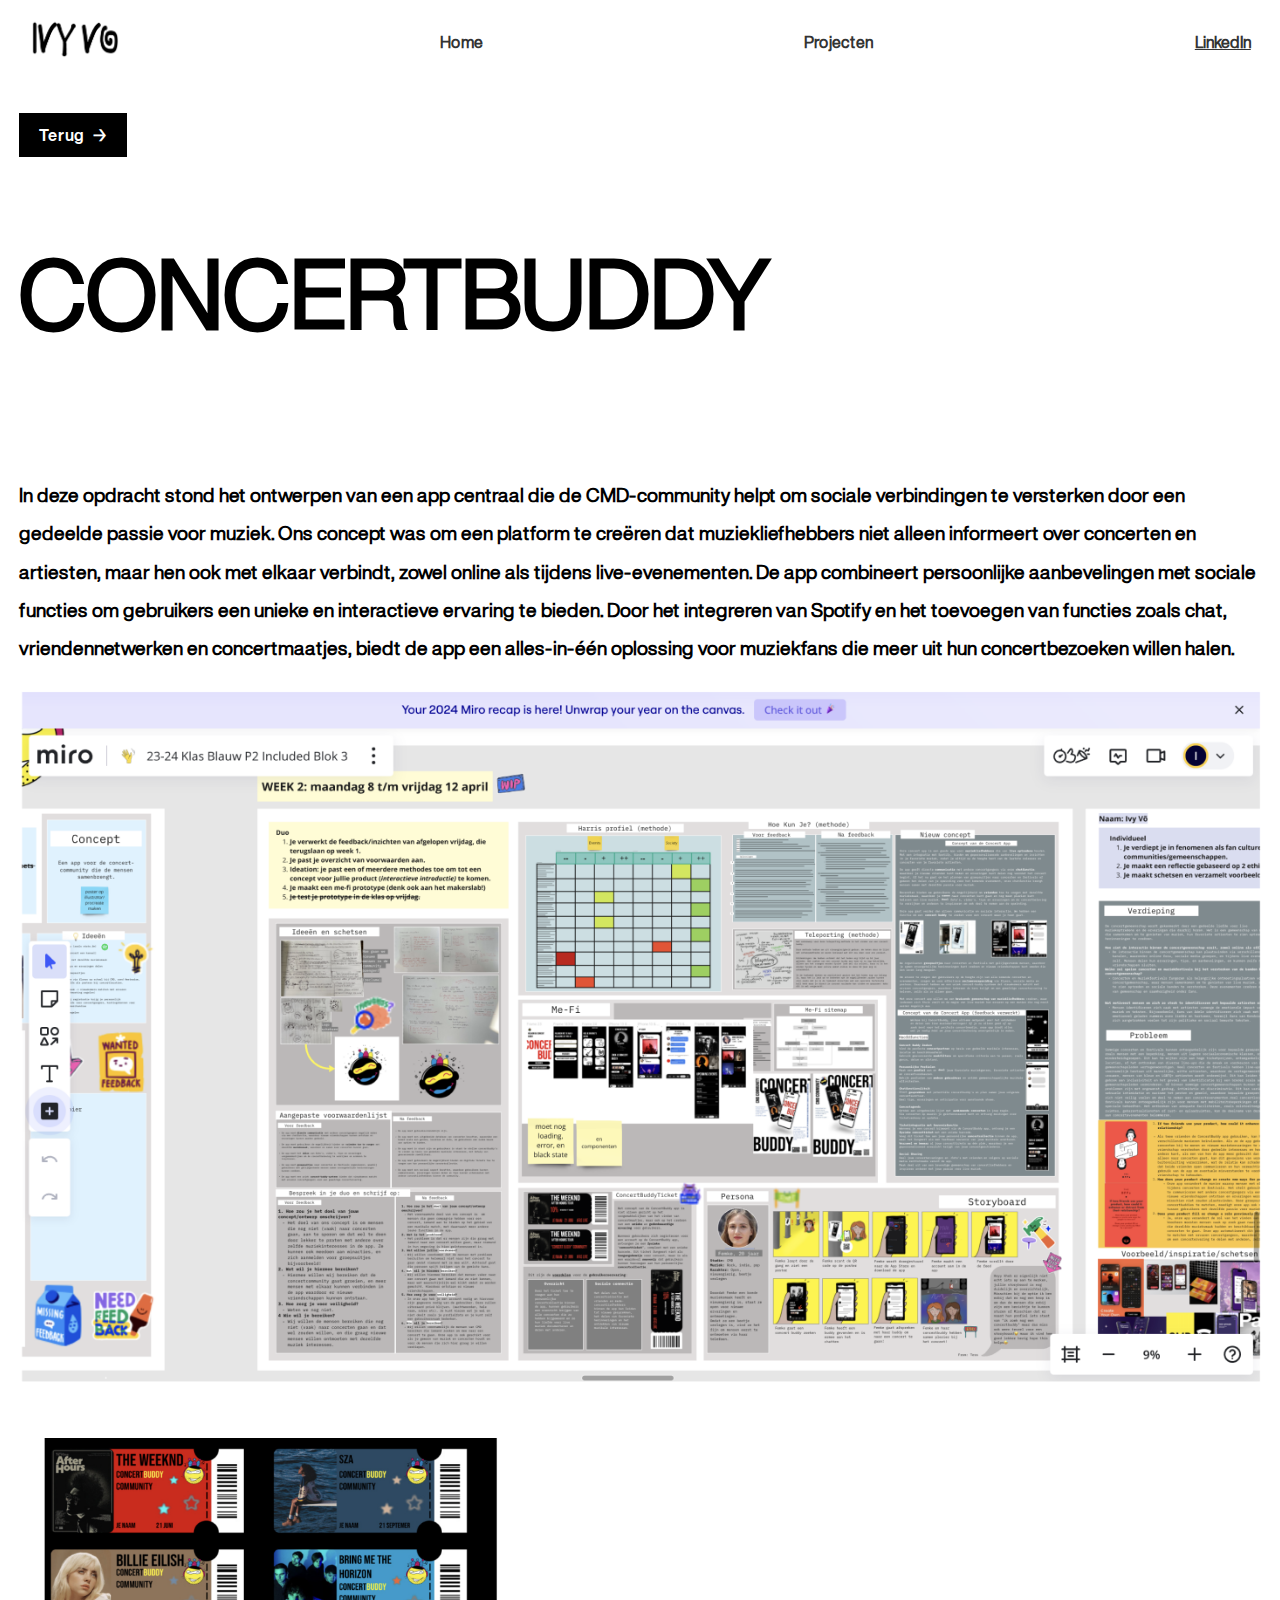
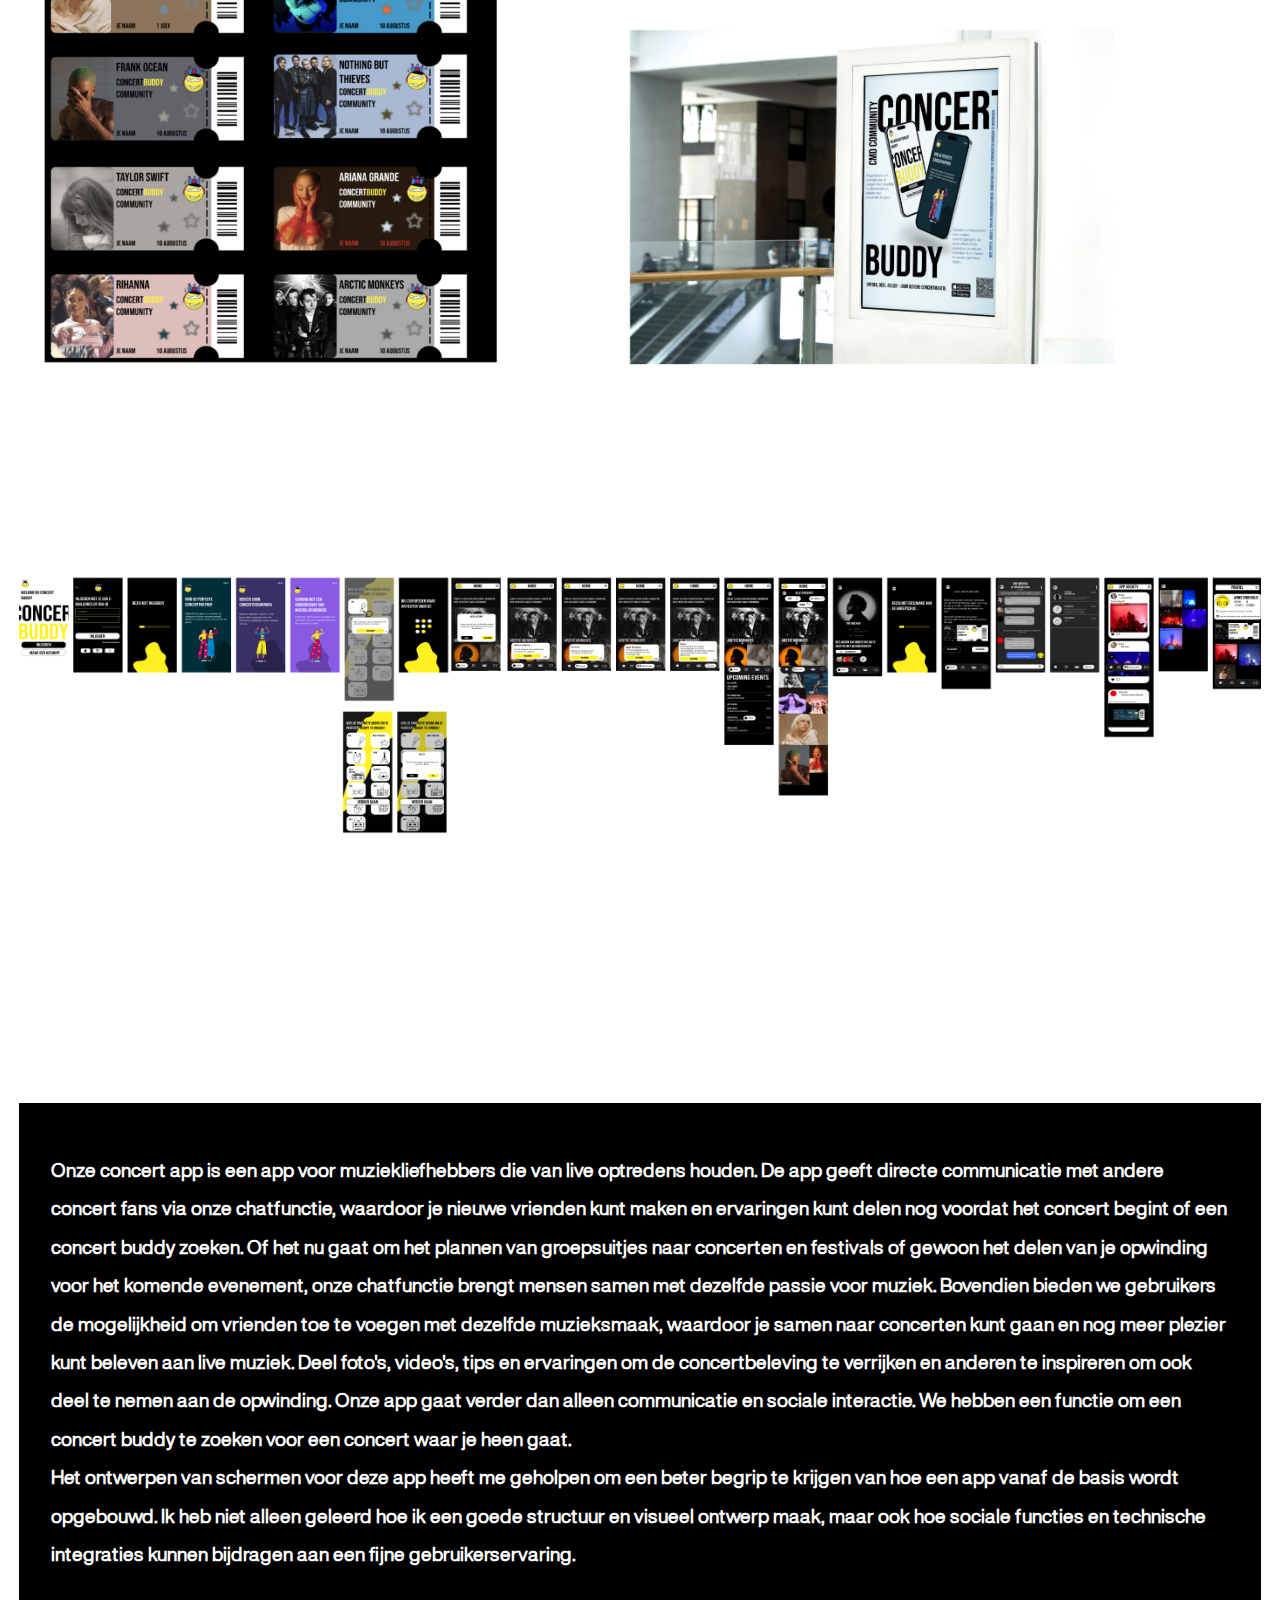
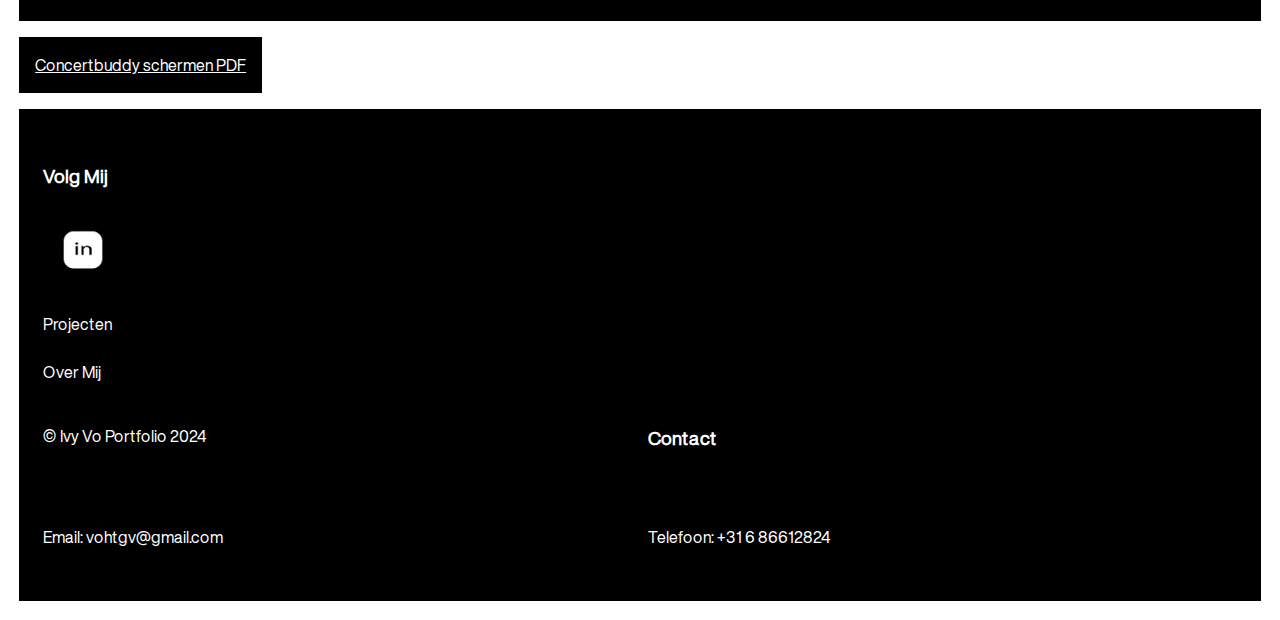
<file: project6.html>
<!DOCTYPE html>
<html lang="nl">
<head>
    <meta charset="UTF-8">
    <meta name="viewport" content="width=device-width, initial-scale=1.0">
    <title>ConcertBuddy</title>
    <meta name="description" content="Bekijk het werk, de projecten en vaardigheden van Ivy Vo.">
    <link rel="icon" href="img/iv.png" type="image/png">
    <link rel="stylesheet" href="styleproject6.css">
    <link rel="stylesheet" href="styles.css">
</head>
<body>
    <header>
        <nav class="main-nav">
            <ul class="nav-list">
                <li class="nav-item logo">
                    <a href="index.html">
                        <img src="img/logo.png" alt="Logo van Ivy Vo">
                    </a>
                </li>
                <li class="nav-item"><a href="index.html">Home</a></li>
                <li class="nav-item"><a href="projecten.html">Projecten</a></li>
                <li class="nav-item">
                    <a href="https://www.linkedin.com/in/ivy-vo-3ab95b32b/" target="_blank" rel="noopener noreferrer">
                        LinkedIn
                    </a>
                </li>
            </ul>
        </nav>
        
        <a href="projecten.html" class="button-with-arrow">
            Terug <span class="arrow">→</span>
        </a>

        <h1>
           ConcertBuddy 
         </h1>

         <section> 
          <h2> In deze opdracht stond het ontwerpen van een app centraal die de CMD-community helpt om sociale verbindingen te versterken door een gedeelde passie voor muziek. Ons concept was om een platform te creëren dat muziekliefhebbers niet alleen informeert over concerten en artiesten, maar hen ook met elkaar verbindt, zowel online als tijdens live-evenementen.
            De app combineert persoonlijke aanbevelingen met sociale functies om gebruikers een unieke en interactieve ervaring te bieden. Door het integreren van Spotify en het toevoegen van functies zoals chat, vriendennetwerken en concertmaatjes, biedt de app een alles-in-één oplossing voor muziekfans die meer uit hun concertbezoeken willen halen.
          </h2>  
          <img src="imgpr/concertbuddymiro.png" alt="">
       </section>
    </header>

    <main>

        <section>
            <h2 class="visually-hidden">H2</h2>
            <img src="imgpr/concertbuddytickets.png" alt="">
            <img src="imgpr/concertbuddy-mockup.png" alt="Toelichting Scherm van de Wireframes">
            <img src="imgpr/concertbuddyprojectschermen.png" alt="">
        </section>
        <section>
         <div class="collage"> 
            <h2>
            Onze concert app is een app voor muziekliefhebbers die van live optredens houden.

De app geeft directe communicatie met andere concert fans via onze chatfunctie, waardoor je nieuwe vrienden kunt maken en ervaringen kunt delen nog voordat het concert begint of een concert buddy zoeken. Of het nu gaat om het plannen van groepsuitjes naar concerten en festivals of gewoon het delen van je opwinding voor het komende evenement, onze chatfunctie brengt mensen samen met dezelfde passie voor muziek.

Bovendien bieden we gebruikers de mogelijkheid om vrienden toe te voegen met dezelfde muzieksmaak, waardoor je samen naar concerten kunt gaan en nog meer plezier kunt beleven aan live muziek. Deel foto's, video's, tips en ervaringen om de concertbeleving te verrijken en anderen te inspireren om ook deel te nemen aan de opwinding.

Onze app gaat verder dan alleen communicatie en sociale interactie. We hebben een functie om een concert buddy te zoeken voor een concert waar je heen gaat. <br>
Het ontwerpen van schermen voor deze app heeft me geholpen om een beter begrip te krijgen van hoe een app vanaf de basis wordt opgebouwd. Ik heb niet alleen geleerd hoe ik een goede structuur en visueel ontwerp maak, maar ook hoe sociale functies en technische integraties kunnen bijdragen aan een fijne gebruikerservaring.
            </h2>

</div>
<a href="pdf/iteratie-concertbuddy.pdf" class="download-btn" download>Concertbuddy schermen PDF</a>
 
</section>
    </main>

    <footer>
        <section>
            <h3>Volg Mij</h3>
            <ul>
                <li><a href="https://www.linkedin.com/in/ivy-vo-3ab95b32b/" aria-label="LinkedIn"><img src="img/linkedinlogo.png" alt="LinkedIn"></a></li>
            </ul>
        </section>
        <section>
            <h2 class="visually-hidden"> Ivy</h2>
            <article>
                <h2 class="visually-hidden"> Ivy</h2>
                <ul>
                    <li><a href="projecten.html">Projecten</a></li>
                </ul>
              
            </article>
            <article>
                <h2 class="visually-hidden"> Ivy</h2>
                <ul>
                    <li><a href="#overmij">Over Mij</a></li>
                </ul>
                
            </article>
        </section>
        <section>
            <h2 class="visually-hidden"> Ivy</h2>
            <p>© Ivy Vo Portfolio 2024</p>
          
            <h3>Contact</h3>
    <p>Email: vohtgv@gmail.com</p>
    <p>Telefoon: +31 6 86612824</p>
        </section>
    </footer>

    <script src="script.js"></script>
</body>
</html>
</file>
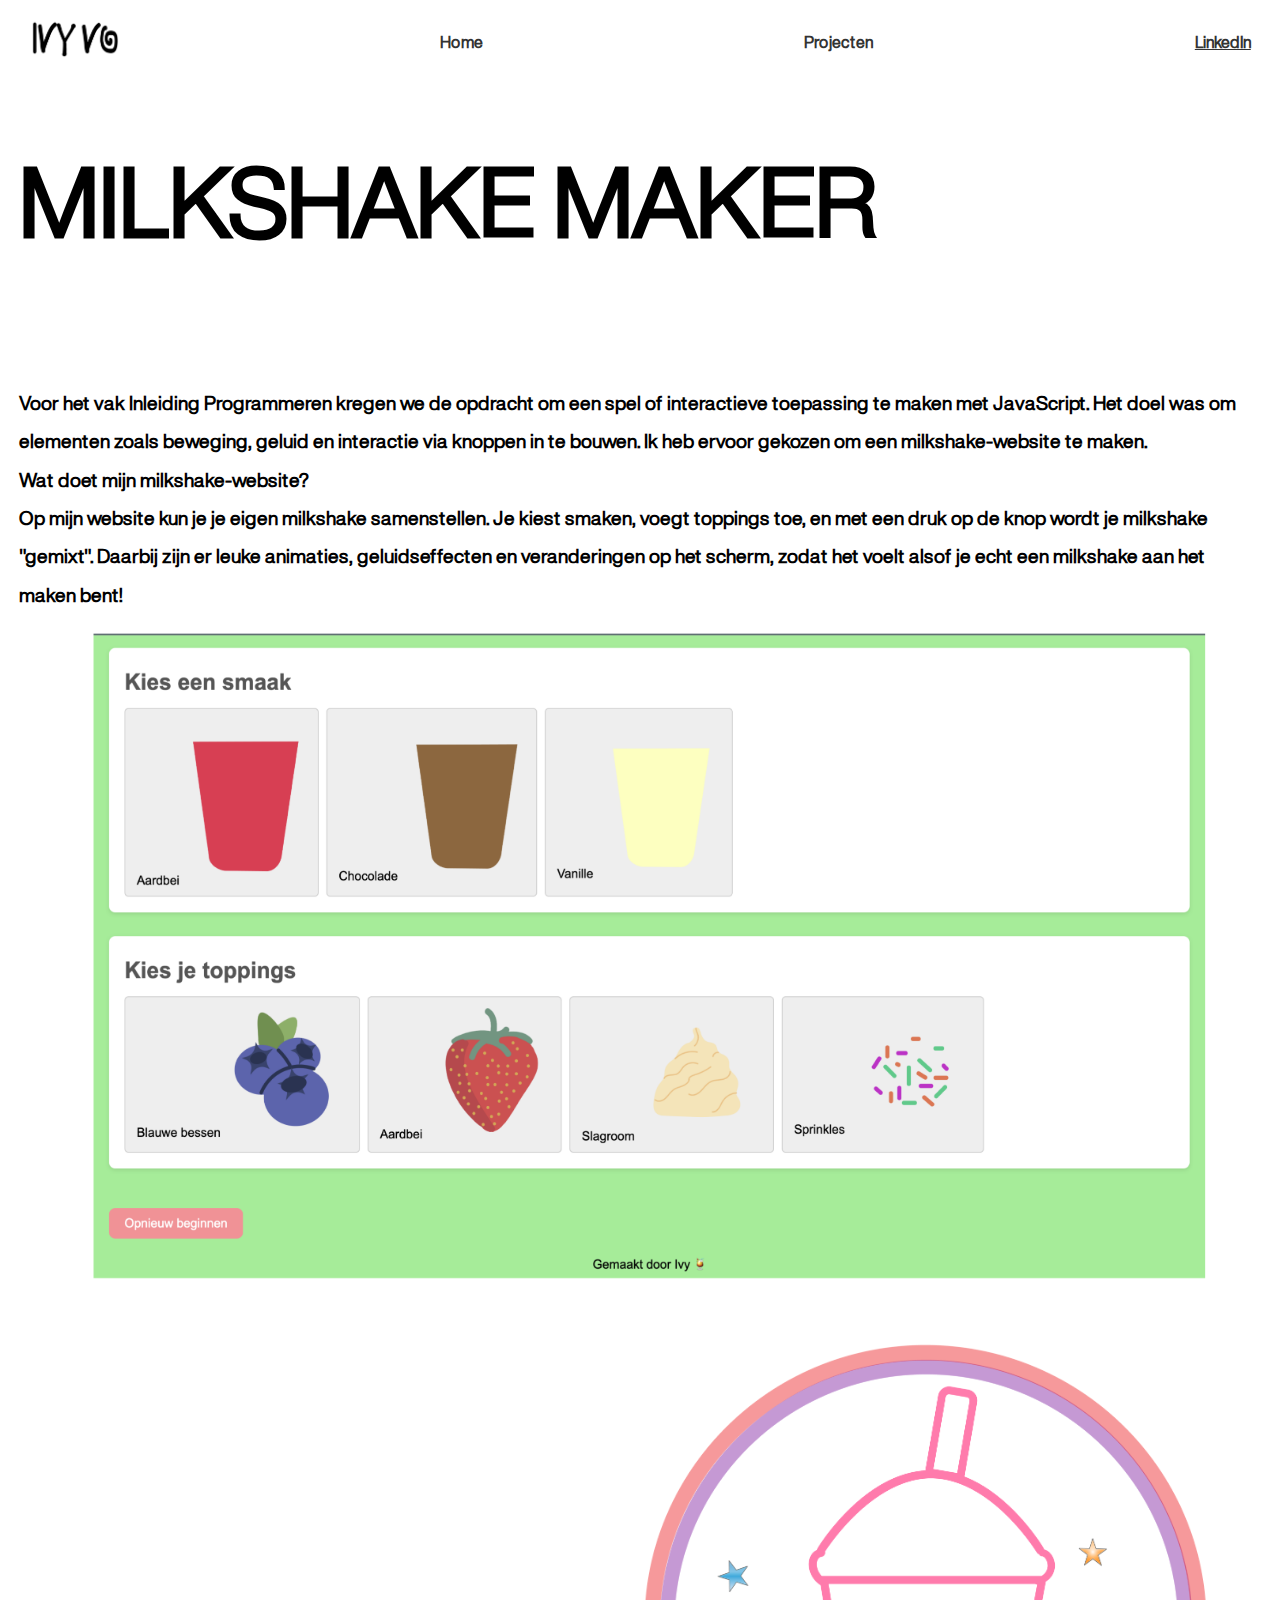
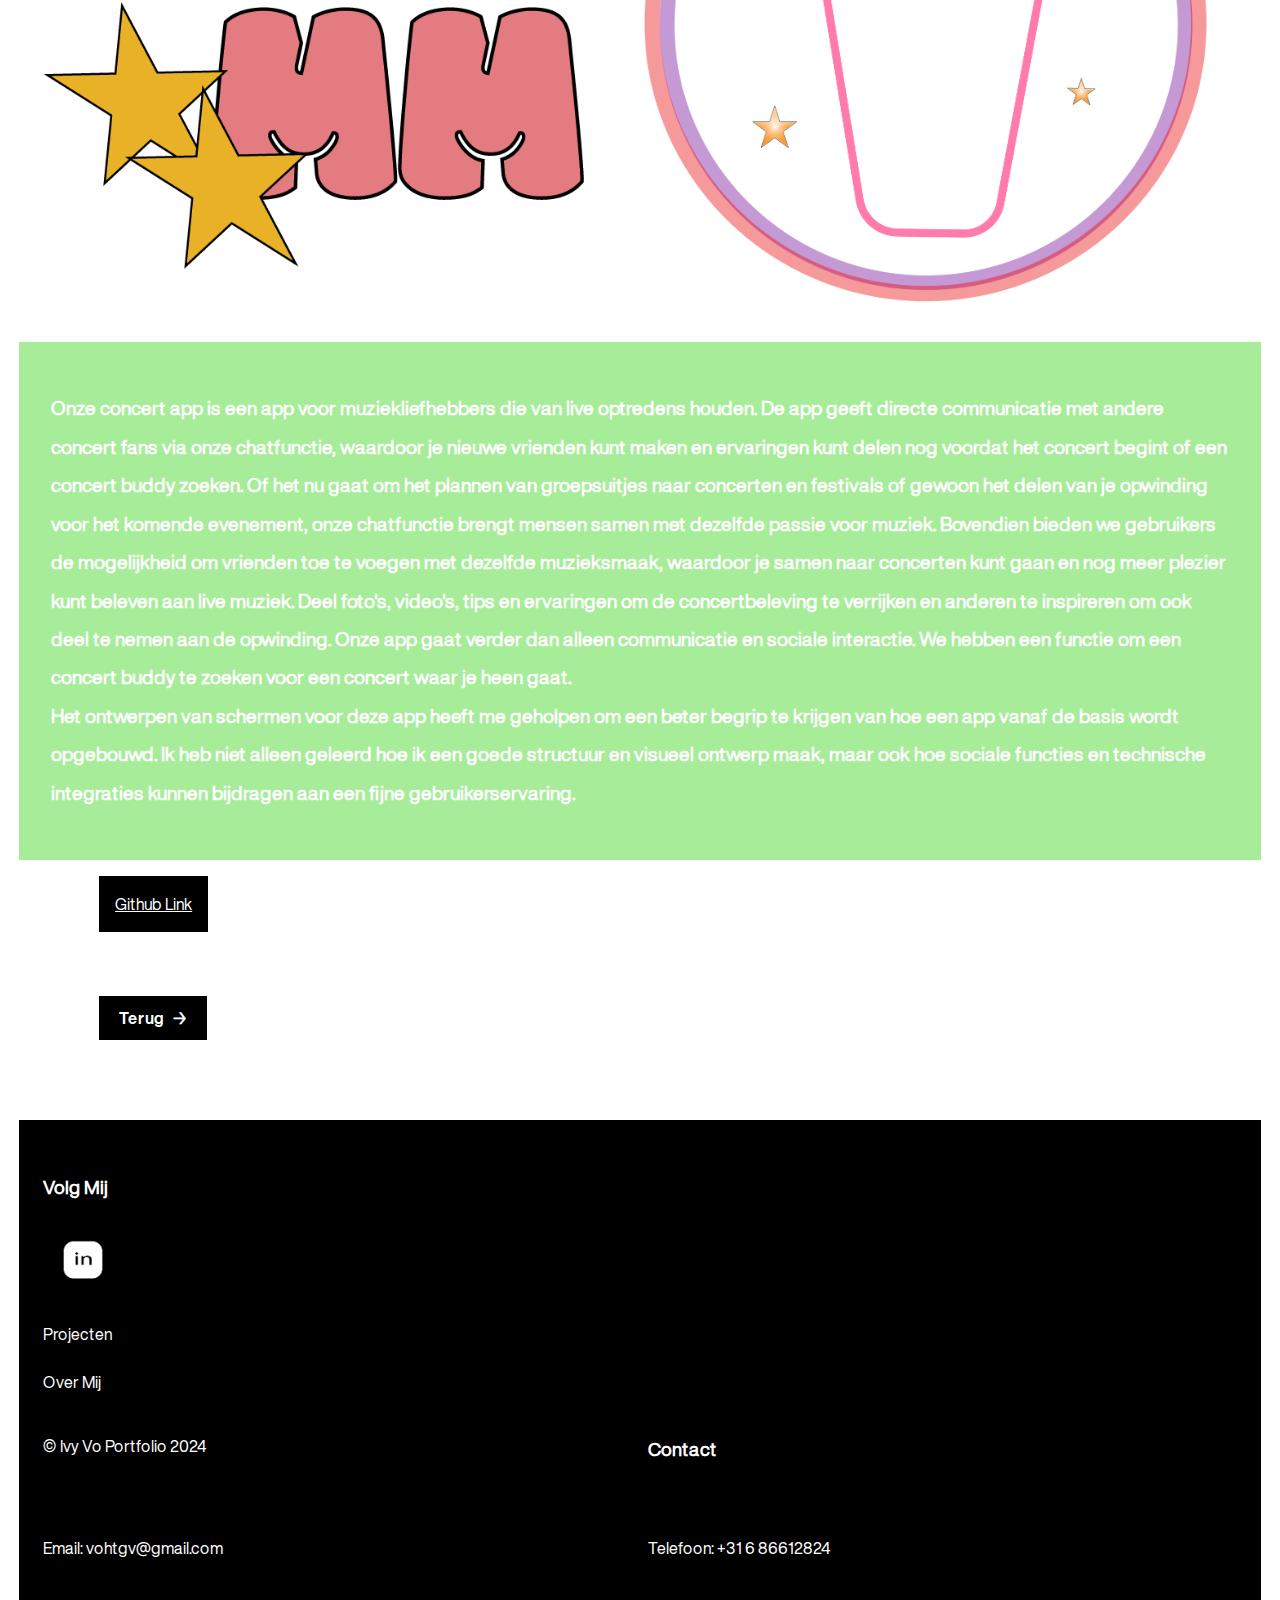
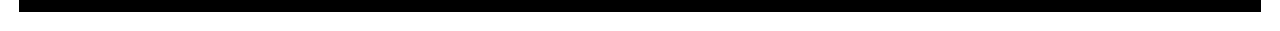
<file: project7.html>
<!DOCTYPE html>
<html lang="nl">
<head>
    <meta charset="UTF-8">
    <meta name="viewport" content="width=device-width, initial-scale=1.0">
    <title>Milkshake Maker</title>
    <meta name="description" content="Bekijk het werk, de projecten en vaardigheden van Ivy Vo.">
    <link rel="icon" href="img/iv.png" type="image/png">
    <link rel="stylesheet" href="styleproject7.css">
    <link rel="stylesheet" href="styles.css">
</head>
<body>
    <header>
        <nav class="main-nav">
            <ul class="nav-list">
                <li class="nav-item logo">
                    <a href="index.html">
                        <img src="img/logo.png" alt="Logo van Ivy Vo">
                    </a>
                </li>
                <li class="nav-item"><a href="index.html">Home</a></li>
                <li class="nav-item"><a href="projecten.html">Projecten</a></li>
                <li class="nav-item">
                    <a href="https://www.linkedin.com/in/ivy-vo-3ab95b32b/" target="_blank" rel="noopener noreferrer">
                        LinkedIn
                    </a>
                </li>
            </ul>
        </nav>
        <h1>
           Milkshake Maker 
         </h1>
         <section> 
          <h2> Voor het vak Inleiding Programmeren kregen we de opdracht om een spel of interactieve toepassing te maken met JavaScript. Het doel was om elementen zoals beweging, geluid en interactie via knoppen in te bouwen. Ik heb ervoor gekozen om een milkshake-website te maken.
<br>
            Wat doet mijn milkshake-website? <br>
            Op mijn website kun je je eigen milkshake samenstellen. Je kiest smaken, voegt toppings toe, en met een druk op de knop wordt je milkshake "gemixt". Daarbij zijn er leuke animaties, geluidseffecten en veranderingen op het scherm, zodat het voelt alsof je echt een milkshake aan het maken bent!
          </h2>  
          <img src="imgpr/milkshakemaker.png" alt="">
       </section>
    </header>

    <main>

        <section>
            <h2 class="visually-hidden">H2</h2>
            <img src="imgpr/milkshakelogo.png" alt="logo van milkshake maker klein">
            <img src="imgpr/milkshake.png" alt="illustratie van een milkshake op homepagina">
        </section>
        <section>
         <div class="collage"> 
            <h2>
            Onze concert app is een app voor muziekliefhebbers die van live optredens houden.

De app geeft directe communicatie met andere concert fans via onze chatfunctie, waardoor je nieuwe vrienden kunt maken en ervaringen kunt delen nog voordat het concert begint of een concert buddy zoeken. Of het nu gaat om het plannen van groepsuitjes naar concerten en festivals of gewoon het delen van je opwinding voor het komende evenement, onze chatfunctie brengt mensen samen met dezelfde passie voor muziek.

Bovendien bieden we gebruikers de mogelijkheid om vrienden toe te voegen met dezelfde muzieksmaak, waardoor je samen naar concerten kunt gaan en nog meer plezier kunt beleven aan live muziek. Deel foto's, video's, tips en ervaringen om de concertbeleving te verrijken en anderen te inspireren om ook deel te nemen aan de opwinding.

Onze app gaat verder dan alleen communicatie en sociale interactie. We hebben een functie om een concert buddy te zoeken voor een concert waar je heen gaat. <br>
Het ontwerpen van schermen voor deze app heeft me geholpen om een beter begrip te krijgen van hoe een app vanaf de basis wordt opgebouwd. Ik heb niet alleen geleerd hoe ik een goede structuur en visueel ontwerp maak, maar ook hoe sociale functies en technische integraties kunnen bijdragen aan een fijne gebruikerservaring.
            </h2>

</div>
<a href="https://ivyv0.github.io/milkshakemaker-ivy/" class="download-btn" download>Github Link</a>
 
</section>
      <a href="projecten.html" class="button-with-arrow">
        Terug <span class="arrow">→</span>
    </a>
    </main>

    <footer>
        <section>
            <h3>Volg Mij</h3>
            <ul>
                <li><a href="https://www.linkedin.com/in/ivy-vo-3ab95b32b/" aria-label="LinkedIn"><img src="img/linkedinlogo.png" alt="LinkedIn"></a></li>
            </ul>
        </section>
        <section>
            <h2 class="visually-hidden"> Ivy</h2>
            <article>
                <h2 class="visually-hidden"> Ivy</h2>
                <ul>
                    <li><a href="projecten.html">Projecten</a></li>
                </ul>
              
            </article>
            <article>
                <h2 class="visually-hidden"> Ivy</h2>
                <ul>
                    <li><a href="#overmij">Over Mij</a></li>
                </ul>
                
            </article>
        </section>
        <section>
            <h2 class="visually-hidden"> Ivy</h2>
            <p>© Ivy Vo Portfolio 2024</p>
          
            <h3>Contact</h3>
    <p>Email: vohtgv@gmail.com</p>
    <p>Telefoon: +31 6 86612824</p>
        </section>
    </footer>

    <script src="script.js"></script>
</body>
</html>
</file>
<file: styleproject1.css>
main-nav { 
    padding: 10px 20px;
    box-shadow: 0 2px 5px rgba(0, 0, 0, 0.1); /* Subtiele schaduw */
    justify-content: space-between;
}

.nav-list {
    list-style: none;
    display: flex;
    align-items: center;
    justify-content: space-between;
    margin: 0;
    padding: 0;
}

.nav-item {
    margin: 0 10px;
}

.nav-item.logo img {
    height: 40px; /* Pas aan naar gewenste grootte */
}

.nav-item a {
    text-decoration: none;
    color: #333;
    font-weight: bold;
    transition: color 0.3s ease;
}

.nav-item a:hover {
    color: #007bff; /* Mooie blauwe kleur bij hover */
}

.nav-item a[target="_blank"] {
    text-decoration: underline; /* Extra indicatie voor externe links */
}
@font-face {
    font-family: 'Ivy'; 
    src: url("../fonts/Helvetica\ Now\ Display.woff2") format("woff2");
    font-weight: 400; 
}

@font-face {
    font-family: 'IvyBold';
    src: url("../fonts/Helvetica\ Now\ Display\ Bold.woff2") format("woff2");
    font-weight: 700;
}

* ::selection {
    background-color: rgba(0, 0, 0, 0.729); 
    color: white; 
}
/* Achtergrondafbeelding en header */

.visually-hidden {
    clip: rect(0 0 0 0);
    clip-path: inset(50%);
    height: 1px;
    overflow: hidden;
    position: absolute;
    white-space: nowrap;
    width: 1px;
}


:root {
    color-scheme: light dark;
    --color-text: light-dark(black, white); 
    --color-background: light-dark(white, black); 
    --line-color: light-dark(darkgrey, black);
    --line-color-light: light-dark(rgba(0, 0, 0, 0.2), white);
    --color-vak: #151623; 
    --color-text-vak: white; 
}

body {
    font-family: 'Ivy', sans-serif;
    color: var(--color-text);
    background-color: var(--color-background);
    margin: 1.2em;
}

header section:nth-of-type(1) {
    gap: 30em;
    padding-top: 2em ;
    padding-bottom: 2em;
}

header section:nth-of-type(1) img { 
width: 30%;
margin: 0;

}

header h1 {
  font-size: 6em;
  text-transform: uppercase;
}

header section:nth-of-type(1) h2 {
    font-size: 2em;
   
  
}

main section:nth-of-type(1) {
    display: flex;
    gap: 2em;
}

  
main section:nth-of-type(1) img:first-of-type{
    width: 39%;
    order: 1;
    height: 40%;
}

main section:nth-of-type(1) img:last-of-type{
    width: 50%;
}

main section:nth-of-type(1) h2{
    font-size: 1em;
    width: 10% ;
    order: 0;
}



  /* collage */
.collage {
    flex-direction: column;
    width: 100%;
    background-color: beige;
    padding: 3em;
}

main > section:nth-of-type(2) {
   display: flex;
  
}   

main > section article:nth-of-type(1) img {
    width: 100%;
    justify-content: end;
}

main > section:nth-of-type(2) h2 {
    font-size: 1em;
}

/* button */

.button-with-arrow {
    display: inline-flex;
    align-items: center;
    padding: 10px 20px;
    background-color: black;
    color: #fff;
    text-decoration: none;
    font-size: 16px;
    font-weight: bold;
    transition: background-color 0.3s ease, transform 0.3s ease;
    font-family: "IvyBold";
    margin-top: 3em;

}

.button-with-arrow:hover {
    background-color: #0056b3;
    transform: translateY(-2px);
}

.button-with-arrow .arrow {
    margin-left: 8px;
    transition: transform 0.3s ease;
}

.button-with-arrow:hover .arrow {
    transform: translateX(5px);
}


/* footer */
footer {
    background-color: black;
    color: white;
    padding: 1.5em;
    text-decoration: none;
    list-style-type: none;
    line-height: 3em;
}

footer > section:nth-of-type(3) {
    display: grid;
    grid-template-columns: repeat(2, 1fr); 
    gap:1em; 
    flex-wrap: wrap;
    text-decoration: none;
    list-style-type: none;
    
    
}

footer > section:nth-of-type(1) h2 > img {
    width: 8em;
    padding-top: 1rem;
}



footer > section:nth-of-type(2) h3, h4 {
    width: 8em;
    padding-top: 1rem;
    font-family: "IvyBold";
    text-decoration: none; 
    list-style-type: none; 
}

footer > section:nth-of-type(2) ul {
    display: flex;
    gap: 1rem;
    list-style-type: none; 
  
}

footer > section:nth-of-type(2) ul img {
    width: 40%;
    height: 90%;
}

footer > section:nth-of-type(3) article {
    margin-bottom: 1rem;
    font-size: 1.5em;
    list-style-type: none; 
}

footer > section:nth-of-type(4) p:first-of-type {
    font-size: 1.5rem;
    font-family: "Ivy";
    list-style-type: none; 
}

footer > section:nth-of-type(4) p:last-of-type {
    font-size: 1rem;
    font-family: "Ivy";
    color: grey;
    order: -1;
    
}

footer ul {
    gap: 4em;
    text-decoration: none;
    padding: 0;
    margin: 0; 
    order: 1;
    list-style-type: none; 
    display: grid;
    grid-template-columns: repeat(auto-fit, minmax(200px, 1fr));
}

footer ul a {
 
    text-decoration: none;
    color: white;
    list-style-type: none; 
}

footer ul a:hover{
 
   text-decoration: underline;
}

footer img {
    width: 5em;
    padding-right: 2em;
}
</file>
<file: styles.css>
* {
    font-family: 'Ivy', sans-serif;
}
</file>
<file: styleproject2.css>
main-nav { 
    padding: 10px 20px;
    box-shadow: 0 2px 5px rgba(0, 0, 0, 0.1); /* Subtiele schaduw */
    justify-content: space-between;
}

.nav-list {
    list-style: none;
    display: flex;
    align-items: center;
    justify-content: space-between;
    margin: 0;
    padding: 0;
}

.nav-item {
    margin: 0 10px;
}

.nav-item.logo img {
    height: 40px; /* Pas aan naar gewenste grootte */
}

.nav-item a {
    text-decoration: none;
    color: #333;
    font-weight: bold;
    transition: color 0.3s ease;
}

.nav-item a:hover {
    color: #007bff; /* Mooie blauwe kleur bij hover */
}

.nav-item a[target="_blank"] {
    text-decoration: underline; /* Extra indicatie voor externe links */
}

@font-face {
    font-family: 'Ivy'; 
    src: url("../fonts/Helvetica\ Now\ Display.woff2") format("woff2");
    font-weight: 400; 
}

@font-face {
    font-family: 'IvyBold';
    src: url("../fonts/Helvetica\ Now\ Display\ Bold.woff2") format("woff2");
    font-weight: 700;
}

* ::selection {
    background-color: rgba(0, 0, 0, 0.729); 
    color: white; 
}
/* Achtergrondafbeelding en header */


:root {
    color-scheme: light dark;
    --color-text: light-dark(black, white); 
    --color-background: light-dark(white, black); 
    --line-color: light-dark(darkgrey, black);
    --line-color-light: light-dark(rgba(0, 0, 0, 0.2), white);
    --color-vak: #151623; 
    --color-text-vak: white; 
}

body {
    font-family: 'Ivy', sans-serif;
    color: var(--color-text);
    background-color: var(--color-background);
    margin: 1.2em;
}

header section:nth-of-type(1) {
    gap: 30em;
    padding-top: 2em ;
    padding-bottom: 2em;
}

header section:nth-of-type(1) img { 
width: 100%;
margin: 0;

}

header h1 {
  font-size: 6em;
  text-transform: uppercase;
}

header section:nth-of-type(1) h2 {
    font-size: 1.2em;
   
  
}

main section:nth-of-type(1) {
    display: flex;
    gap: 2em;
}

  
main section:nth-of-type(1) img{
    width: 49%;
    height: 40%;
}

main section:nth-of-type(1) img:last-of-type{
    width: 49%;
 
}


.collage {
    background-color: beige;
    color: black;
    padding: 2em;
    margin-top: 1em;
}

main section:nth-of-type(2) article img {
 width: 50%;
}
main section:nth-of-type(1) h2{
    font-size: 1em;
    width: 10% ;
    order: 0;
}

main section:nth-of-type(2) {
    margin-bottom: 2em;
}

.visually-hidden {
    clip: rect(0 0 0 0);
    clip-path: inset(50%);
    height: 1px;
    overflow: hidden;
    position: absolute;
    white-space: nowrap;
    width: 1px;
  }

/* footer */

footer {
    background-color: black;
    color: white;
    padding: 1.5em;
    text-decoration: none;
    list-style-type: none;
    line-height: 3em;
    margin-top: 2em;
}

footer > section:nth-of-type(3) {
    display: grid;
    grid-template-columns: repeat(2, 1fr); 
    gap:1em; 
    flex-wrap: wrap;
    text-decoration: none;
    list-style-type: none;
    
    
}

footer > section:nth-of-type(1) h2 > img {
    width: 8em;
    padding-top: 1rem;
}



footer > section:nth-of-type(2) h3, h4 {
    width: 8em;
    padding-top: 1rem;
    font-family: "IvyBold";
    text-decoration: none; 
    list-style-type: none; 
}

footer > section:nth-of-type(2) ul {
    display: flex;
    gap: 1rem;
    list-style-type: none; 
  
}

footer > section:nth-of-type(2) ul img {
    width: 40%;
    height: 90%;
}

footer > section:nth-of-type(3) article {
    margin-bottom: 1rem;
    font-size: 1.5em;
    list-style-type: none; 
}

footer > section:nth-of-type(4) p:first-of-type {
    font-size: 1.5rem;
    font-family: "Ivy";
    list-style-type: none; 
}

footer > section:nth-of-type(4) p:last-of-type {
    font-size: 1rem;
    font-family: "Ivy";
    color: grey;
    order: -1;
    
}

footer ul {
    gap: 4em;
    text-decoration: none;
    padding: 0;
    margin: 0; 
    order: 1;
    list-style-type: none; 
    display: grid;
    grid-template-columns: repeat(auto-fit, minmax(200px, 1fr));
}

footer ul a {
 
    text-decoration: none;
    color: white;
    list-style-type: none; 
}

footer ul a:hover{
 
   text-decoration: underline;
}

footer img {
    width: 5em;
    padding-right: 2em;
}


.download-btn {
    background-color: black;
    color: white;
    padding: 1em;
    margin-left: 3em;
  
}

.button-with-arrow {
    display: inline-flex;
    align-items: center;
    padding: 10px 20px;
    background-color: black;
    color: #fff;
    text-decoration: none;
    font-size: 16px;
    font-weight: bold;
    transition: background-color 0.3s ease, transform 0.3s ease;
    font-family: "IvyBold";
    margin-top: 3em;

}

.button-with-arrow:hover {
    background-color: #0056b3;
    transform: translateY(-2px);
}

.button-with-arrow .arrow {
    margin-left: 8px;
    transition: transform 0.3s ease;
}

.button-with-arrow:hover .arrow {
    transform: translateX(5px);
}
</file>
<file: styleproject3.css>
main-nav { 
    padding: 10px 20px;
    box-shadow: 0 2px 5px rgba(0, 0, 0, 0.1); /* Subtiele schaduw */
    justify-content: space-between;
}

.nav-list {
    list-style: none;
    display: flex;
    align-items: center;
    justify-content: space-between;
    margin: 0;
    padding: 0;
}

.nav-item {
    margin: 0 10px;
}

.nav-item.logo img {
    height: 40px; /* Pas aan naar gewenste grootte */
}

.nav-item a {
    text-decoration: none;
    color: #333;
    font-weight: bold;
    transition: color 0.3s ease;
}

.nav-item a:hover {
    color: #007bff; /* Mooie blauwe kleur bij hover */
}

.nav-item a[target="_blank"] {
    text-decoration: underline; /* Extra indicatie voor externe links */
}

@font-face {
    font-family: 'Ivy'; 
    src: url("../fonts/Helvetica\ Now\ Display.woff2") format("woff2");
    font-weight: 400; 
}

@font-face {
    font-family: 'IvyBold';
    src: url("../fonts/Helvetica\ Now\ Display\ Bold.woff2") format("woff2");
    font-weight: 700;
}

* ::selection {
    background-color: rgba(0, 0, 0, 0.729); 
    color: white; 
}
/* Achtergrondafbeelding en header */


:root {
    color-scheme: light dark;
    --color-text: light-dark(black, white); 
    --color-background: light-dark(white, black); 
    --line-color: light-dark(darkgrey, black);
    --line-color-light: light-dark(rgba(0, 0, 0, 0.2), white);
    --color-vak: #151623; 
    --color-text-vak: white; 
}

body {
    font-family: 'Ivy', sans-serif;
    color: var(--color-text);
    background-color: var(--color-background);
    margin: 1.2em;
}

header section:nth-of-type(1) {
    gap: 30em;
    padding-top: 2em ;
    padding-bottom: 2em;
}

header section:nth-of-type(1) img { 
width: 100%;
margin: 0;

}

header h1 {
  font-size: 6em;
  text-transform: uppercase;
}

header section:nth-of-type(1) h2 {
    font-size: 1.2em;
   
  
}

main section:nth-of-type(1) {
    flex-direction: column;
    gap: 2em;
}

  
main section:nth-of-type(1) img{
    width: 49%;
    height: 40%;
}

main section:nth-of-type(1) img:last-of-type{
    width: 49%;
 
}


.collage {
    background-color: #009999;
    color: black;
    padding: 2em;
    margin-top: 1em;
    margin-bottom: 2em;
}

main section:nth-of-type(2) article img {
 width: 50%;
}
main section:nth-of-type(1) h2{
    font-size: 1em;
    width: 10% ;
    order: 0;
}

.visually-hidden {
    clip: rect(0 0 0 0);
    clip-path: inset(50%);
    height: 1px;
    overflow: hidden;
    position: absolute;
    white-space: nowrap;
    width: 1px;
  }

/* footer */

footer {
    background-color: black;
    color: white;
    padding: 1.5em;
    text-decoration: none;
    list-style-type: none;
    line-height: 3em;
    margin-top: 2em;
}

footer > section:nth-of-type(3) {
    display: grid;
    grid-template-columns: repeat(2, 1fr); 
    gap:1em; 
    flex-wrap: wrap;
    text-decoration: none;
    list-style-type: none;
    
    
}

footer > section:nth-of-type(1) h2 > img {
    width: 8em;
    padding-top: 1rem;
}



footer > section:nth-of-type(2) h3, h4 {
    width: 8em;
    padding-top: 1rem;
    font-family: "IvyBold";
    text-decoration: none; 
    list-style-type: none; 
}

footer > section:nth-of-type(2) ul {
    display: flex;
    gap: 1rem;
    list-style-type: none; 
  
}

footer > section:nth-of-type(2) ul img {
    width: 40%;
    height: 90%;
}

footer > section:nth-of-type(3) article {
    margin-bottom: 1rem;
    font-size: 1.5em;
    list-style-type: none; 
}

footer > section:nth-of-type(4) p:first-of-type {
    font-size: 1.5rem;
    font-family: "Ivy";
    list-style-type: none; 
}

footer > section:nth-of-type(4) p:last-of-type {
    font-size: 1rem;
    font-family: "Ivy";
    color: grey;
    order: -1;
    
}

footer ul {
    gap: 4em;
    text-decoration: none;
    padding: 0;
    margin: 0; 
    order: 1;
    list-style-type: none; 
    display: grid;
    grid-template-columns: repeat(auto-fit, minmax(200px, 1fr));
}

footer ul a {
 
    text-decoration: none;
    color: white;
    list-style-type: none; 
}

footer ul a:hover{
 
   text-decoration: underline;
}

footer img {
    width: 5em;
    padding-right: 2em;
}



.download-btn {
    background-color: black;
    color: white;
    padding: 1em;
    margin: 5em;
}

.button-with-arrow {
    display: inline-flex;
    align-items: center;
    padding: 10px 20px;
    background-color: black;
    color: #fff;
    text-decoration: none;
    font-size: 16px;
    font-weight: bold;
    transition: background-color 0.3s ease, transform 0.3s ease;
    font-family: "IvyBold";
    margin-top: 3em;

}

.button-with-arrow:hover {
    background-color: #0056b3;
    transform: translateY(-2px);
}

.button-with-arrow .arrow {
    margin-left: 8px;
    transition: transform 0.3s ease;
}

.button-with-arrow:hover .arrow {
    transform: translateX(5px);
}
</file>
<file: styleproject5.css>
main-nav { 
    padding: 10px 20px;
    box-shadow: 0 2px 5px rgba(0, 0, 0, 0.1); /* Subtiele schaduw */
    justify-content: space-between;
}

.nav-list {
    list-style: none;
    display: flex;
    align-items: center;
    justify-content: space-between;
    margin: 0;
    padding: 0;
}

.nav-item {
    margin: 0 10px;
}

.nav-item.logo img {
    height: 40px; /* Pas aan naar gewenste grootte */
}

.nav-item a {
    text-decoration: none;
    color: #333;
    font-weight: bold;
    transition: color 0.3s ease;
}

.nav-item a:hover {
    color: #007bff; /* Mooie blauwe kleur bij hover */
}

.nav-item a[target="_blank"] {
    text-decoration: underline; /* Extra indicatie voor externe links */
}

@font-face {
    font-family: 'Ivy'; 
    src: url("../fonts/Helvetica\ Now\ Display.woff2") format("woff2");
    font-weight: 400; 
}

@font-face {
    font-family: 'IvyBold';
    src: url("../fonts/Helvetica\ Now\ Display\ Bold.woff2") format("woff2");
    font-weight: 700;
}

* ::selection {
    background-color: rgba(0, 0, 0, 0.729); 
    color: white; 
}
/* Achtergrondafbeelding en header */


:root {
    color-scheme: light dark;
    --color-text: light-dark(black, white); 
    --color-background: light-dark(white, black); 
    --line-color: light-dark(darkgrey, black);
    --line-color-light: light-dark(rgba(0, 0, 0, 0.2), white);
    --color-vak: #151623; 
    --color-text-vak: white; 
}

body {
    font-family: 'Ivy', sans-serif;
    color: var(--color-text);
    background-color: var(--color-background);
    margin: 1.2em;
}

header section:nth-of-type(1) {
    gap: 30em;
    padding-top: 2em ;
    padding-bottom: 2em;
}

header section:nth-of-type(1) img { 
width: 100%;
margin: 0;

}

header h1 {
  font-size: 6em;
  text-transform: uppercase;
}

header section:nth-of-type(1) h2 {
    font-size: 1.2em;
    line-height: 2em;
   
  
}

main section:nth-of-type(1) {
    flex-direction: column;
    gap: 2em;
}

  
main section:nth-of-type(1) img{
    width: 49%;
    height: 40%;
}

main section:nth-of-type(1) img:last-of-type{
    width: 49%;
 
}


.collage {
    background-color: #766B5C;
    color: white;
    padding: 2em;
    margin-top: 1em;
    margin-bottom: 2em;
    font-size: 1.3em;
    line-height: 1.8em;
}



main section:nth-of-type(2) article img {
 width: 50%;
}

main section:nth-of-type(1) h2{
    font-size: 1em;
    width: 10% ;
    order: 0;
}

.visually-hidden {
    clip: rect(0 0 0 0);
    clip-path: inset(50%);
    height: 1px;
    overflow: hidden;
    position: absolute;
    white-space: nowrap;
    width: 1px;
}





/* footer */

footer {
    background-color: black;
    color: white;
    padding: 1.5em;
    text-decoration: none;
    list-style-type: none;
    line-height: 3em;
    margin-top: 2em;
}

footer > section:nth-of-type(3) {
    display: grid;
    grid-template-columns: repeat(2, 1fr); 
    gap:1em; 
    flex-wrap: wrap;
    text-decoration: none;
    list-style-type: none;
    
    
}

footer > section:nth-of-type(1) h2 > img {
    width: 8em;
    padding-top: 1rem;
}



footer > section:nth-of-type(2) h3, h4 {
    width: 8em;
    padding-top: 1rem;
    font-family: "IvyBold";
    text-decoration: none; 
    list-style-type: none; 
}

footer > section:nth-of-type(2) ul {
    display: flex;
    gap: 1rem;
    list-style-type: none; 
  
}

footer > section:nth-of-type(2) ul img {
    width: 40%;
    height: 90%;
}

footer > section:nth-of-type(3) article {
    margin-bottom: 1rem;
    font-size: 1.5em;
    list-style-type: none; 
}

footer > section:nth-of-type(4) p:first-of-type {
    font-size: 1.5rem;
    font-family: "Ivy";
    list-style-type: none; 
}

footer > section:nth-of-type(4) p:last-of-type {
    font-size: 1rem;
    font-family: "Ivy";
    color: grey;
    order: -1;
    
}

footer ul {
    gap: 4em;
    text-decoration: none;
    padding: 0;
    margin: 0; 
    order: 1;
    list-style-type: none; 
    display: grid;
    grid-template-columns: repeat(auto-fit, minmax(200px, 1fr));
}

footer ul a {
 
    text-decoration: none;
    color: white;
    list-style-type: none; 
}

footer ul a:hover{
 
   text-decoration: underline;
}

footer img {
    width: 5em;
    padding-right: 2em;
}


.download-btn {
    background-color: black;
    color: white;
    padding: 1em;
    margin: 5em;
    
}

/* button */

.button-with-arrow {
    display: inline-flex;
    align-items: center;
    padding: 10px 20px;
    background-color: black;
    color: #fff;
    text-decoration: none;
    font-size: 16px;
    font-weight: bold;
    transition: background-color 0.3s ease, transform 0.3s ease;
    font-family: "IvyBold";
    margin-top: 3em;

}

.button-with-arrow:hover {
    background-color: #0056b3;
    transform: translateY(-2px);
}

.button-with-arrow .arrow {
    margin-left: 8px;
    transition: transform 0.3s ease;
}

.button-with-arrow:hover .arrow {
    transform: translateX(5px);
}
</file>
<file: styleproject6.css>
main-nav { 
    padding: 10px 20px;
    box-shadow: 0 2px 5px rgba(0, 0, 0, 0.1); /* Subtiele schaduw */
    justify-content: space-between;
}

.nav-list {
    list-style: none;
    display: flex;
    align-items: center;
    justify-content: space-between;
    margin: 0;
    padding: 0;
}

.nav-item {
    margin: 0 10px;
}

.nav-item.logo img {
    height: 40px; /* Pas aan naar gewenste grootte */
}

.nav-item a {
    text-decoration: none;
    color: #333;
    font-weight: bold;
    transition: color 0.3s ease;
}

.nav-item a:hover {
    color: #007bff; /* Mooie blauwe kleur bij hover */
}

.nav-item a[target="_blank"] {
    text-decoration: underline; /* Extra indicatie voor externe links */
}
@font-face {
    font-family: 'Ivy'; 
    src: url("../fonts/Helvetica\ Now\ Display.woff2") format("woff2");
    font-weight: 400; 
}

@font-face {
    font-family: 'IvyBold';
    src: url("../fonts/Helvetica\ Now\ Display\ Bold.woff2") format("woff2");
    font-weight: 700;
}

* ::selection {
    background-color: rgba(0, 0, 0, 0.729); 
    color: white; 
}
/* Achtergrondafbeelding en header */


:root {
    color-scheme: light dark;
    --color-text: light-dark(black, white); 
    --color-background: light-dark(white, black); 
    --line-color: light-dark(darkgrey, black);
    --line-color-light: light-dark(rgba(0, 0, 0, 0.2), white);
    --color-vak: #151623; 
    --color-text-vak: white; 
}

body {
    font-family: 'Ivy', sans-serif;
    color: var(--color-text);
    background-color: var(--color-background);
    margin: 1.2em;
}

header section:nth-of-type(1) {
    gap: 30em;
    padding-top: 2em ;
    padding-bottom: 2em;
}

header section:nth-of-type(1) img { 
width: 100%;
margin: 0;

}

header h1 {
  font-size: 6em;
  text-transform: uppercase;
}

header section:nth-of-type(1) h2 {
    font-size: 1.2em;
    line-height: 2em;
}

main section:nth-of-type(1) {
    flex-direction: column;
    gap: 2em;
}

  
main section:nth-of-type(1) img:first-of-type{
    width: 40%;
}
main section:nth-of-type(1) img:nth-of-type(2){
    width: 50%;
}

main section:nth-of-type(1) img:last-of-type{
    width: 100%;
}


.collage {
    background-color: black;
    color: white;
    padding: 2em;
    margin-top: 1em;
    margin-bottom: 2em;
}

main section:nth-of-type(2) article img {
 width: 50%;
}

main section:nth-of-type(1) h2{
    font-size: 1em;
    width: 10% ;
    order: 0;
}

.visually-hidden {
    clip: rect(0 0 0 0);
    clip-path: inset(50%);
    height: 1px;
    overflow: hidden;
    position: absolute;
    white-space: nowrap;
    width: 1px;
}

main section:nth-of-type(2) h2 {
   line-height: 2em;
   font-size: 1.2em;
}





/* footer */

footer {
    background-color: black;
    color: white;
    padding: 1.5em;
    text-decoration: none;
    list-style-type: none;
    line-height: 3em;
    margin-top: 2em;
}

footer > section:nth-of-type(3) {
    display: grid;
    grid-template-columns: repeat(2, 1fr); 
    gap:1em; 
    flex-wrap: wrap;
    text-decoration: none;
    list-style-type: none;
    
    
}

footer > section:nth-of-type(1) h2 > img {
    width: 8em;
    padding-top: 1rem;
}



footer > section:nth-of-type(2) h3, h4 {
    width: 8em;
    padding-top: 1rem;
    font-family: "IvyBold";
    text-decoration: none; 
    list-style-type: none; 
}

footer > section:nth-of-type(2) ul {
    display: flex;
    gap: 1rem;
    list-style-type: none; 
  
}

footer > section:nth-of-type(2) ul img {
    width: 40%;
    height: 90%;
}

footer > section:nth-of-type(3) article {
    margin-bottom: 1rem;
    font-size: 1.5em;
    list-style-type: none; 
}

footer > section:nth-of-type(4) p:first-of-type {
    font-size: 1.5rem;
    font-family: "Ivy";
    list-style-type: none; 
}

footer > section:nth-of-type(4) p:last-of-type {
    font-size: 1rem;
    font-family: "Ivy";
    color: grey;
    order: -1;
    
}

footer ul {
    gap: 4em;
    text-decoration: none;
    padding: 0;
    margin: 0; 
    order: 1;
    list-style-type: none; 
    display: grid;
    grid-template-columns: repeat(auto-fit, minmax(200px, 1fr));
}

footer ul a {
 
    text-decoration: none;
    color: white;
    list-style-type: none; 
}

footer ul a:hover{
 
   text-decoration: underline;
}

footer img {
    width: 5em;
    padding-right: 2em;
}



.download-btn {
    background-color: black;
    color: white;
    padding: 1em;
    margin-top: 5em;
    
    
}

/* button */

.button-with-arrow {
    display: inline-flex;
    align-items: center;
    padding: 10px 20px;
    background-color: black;
    color: #fff;
    text-decoration: none;
    font-size: 16px;
    font-weight: bold;
    transition: background-color 0.3s ease, transform 0.3s ease;
    font-family: "IvyBold";
    margin-top: 3em;


}

.button-with-arrow:hover {
    background-color: #0056b3;
    transform: translateY(-2px);
}

.button-with-arrow .arrow {
    margin-left: 8px;
    transition: transform 0.3s ease;
}

.button-with-arrow:hover .arrow {
    transform: translateX(5px);
}
</file>
<file: styleproject7.css>
main-nav { 
    padding: 10px 20px;
    box-shadow: 0 2px 5px rgba(0, 0, 0, 0.1); /* Subtiele schaduw */
    justify-content: space-between;
}

.nav-list {
    list-style: none;
    display: flex;
    align-items: center;
    justify-content: space-between;
    margin: 0;
    padding: 0;
}

.nav-item {
    margin: 0 10px;
}

.nav-item.logo img {
    height: 40px; /* Pas aan naar gewenste grootte */
}

.nav-item a {
    text-decoration: none;
    color: #333;
    font-weight: bold;
    transition: color 0.3s ease;
}

.nav-item a:hover {
    color: #007bff; /* Mooie blauwe kleur bij hover */
}

.nav-item a[target="_blank"] {
    text-decoration: underline; /* Extra indicatie voor externe links */
}

@font-face {
    font-family: 'Ivy'; 
    src: url("../fonts/Helvetica\ Now\ Display.woff2") format("woff2");
    font-weight: 400; 
}

@font-face {
    font-family: 'IvyBold';
    src: url("../fonts/Helvetica\ Now\ Display\ Bold.woff2") format("woff2");
    font-weight: 700;
}

* ::selection {
    background-color: rgba(0, 0, 0, 0.729); 
    color: white; 
}
/* Achtergrondafbeelding en header */


:root {
    color-scheme: light dark;
    --color-text: light-dark(black, white); 
    --color-background: light-dark(white, black); 
    --line-color: light-dark(darkgrey, black);
    --line-color-light: light-dark(rgba(0, 0, 0, 0.2), white);
    --color-vak: #151623; 
    --color-text-vak: white; 
}

body {
    font-family: 'Ivy', sans-serif;
    color: var(--color-text);
    background-color: var(--color-background);
    margin: 1.2em;
}

header section:nth-of-type(1) {
    gap: 30em;
    padding-top: 2em ;
    padding-bottom: 2em;
}

header section:nth-of-type(1) img { 
width: 100%;
margin: 0;

}

header h1 {
  font-size: 6em;
  text-transform: uppercase;
}

header section:nth-of-type(1) h2 {
    font-size: 1.2em;
    line-height: 2em;
   
  
}

main section:nth-of-type(1) {
    flex-direction: column;
    gap: 2em;
}

  
main section:nth-of-type(1) img{
    width: 49%;
    height: 40%;
}

main section:nth-of-type(1) img:last-of-type{
    width: 49%;
 
}


.collage {
    background-color: #A6EC99;
    color: white;
    padding: 2em;
    margin-top: 1em;
    margin-bottom: 2em;
}

main section:nth-of-type(2) article img {
 width: 50%;
}

main section:nth-of-type(1) h2{
    font-size: 1em;
    width: 10% ;
    order: 0;
}

.visually-hidden {
    clip: rect(0 0 0 0);
    clip-path: inset(50%);
    height: 1px;
    overflow: hidden;
    position: absolute;
    white-space: nowrap;
    width: 1px;
}

main section:nth-of-type(2) h2 {
   line-height: 2em;
   font-size: 1.2em;
}



/* footer */

footer {
    background-color: black;
    color: white;
    padding: 1.5em;
    text-decoration: none;
    list-style-type: none;
    line-height: 3em;
}

footer > section:nth-of-type(3) {
    display: grid;
    grid-template-columns: repeat(2, 1fr); 
    gap:1em; 
    flex-wrap: wrap;
    text-decoration: none;
    list-style-type: none;
    
    
}

footer > section:nth-of-type(1) h2 > img {
    width: 8em;
    padding-top: 1rem;
}



footer > section:nth-of-type(2) h3, h4 {
    width: 8em;
    padding-top: 1rem;
    font-family: "IvyBold";
    text-decoration: none; 
    list-style-type: none; 
}

footer > section:nth-of-type(2) ul {
    display: flex;
    gap: 1rem;
    list-style-type: none; 
  
}

footer > section:nth-of-type(2) ul img {
    width: 40%;
    height: 90%;
}

footer > section:nth-of-type(3) article {
    margin-bottom: 1rem;
    font-size: 1.5em;
    list-style-type: none; 
}

footer > section:nth-of-type(4) p:first-of-type {
    font-size: 1.5rem;
    font-family: "Ivy";
    list-style-type: none; 
}

footer > section:nth-of-type(4) p:last-of-type {
    font-size: 1rem;
    font-family: "Ivy";
    color: grey;
    order: -1;
    
}

footer ul {
    gap: 4em;
    text-decoration: none;
    padding: 0;
    margin: 0; 
    order: 1;
    list-style-type: none; 
    display: grid;
    grid-template-columns: repeat(auto-fit, minmax(200px, 1fr));
}

footer ul a {
 
    text-decoration: none;
    color: white;
    list-style-type: none; 
}

footer ul a:hover{
 
   text-decoration: underline;
}

footer img {
    width: 5em;
    padding-right: 2em;
}

.download-btn {
    background-color: black;
    color: white;
    padding: 1em;
    margin: 5em;
    
}

/* button */

.button-with-arrow {
    display: inline-flex;
    align-items: center;
    padding: 10px 20px;
    background-color: black;
    color: #fff;
    text-decoration: none;
    font-size: 16px;
    font-weight: bold;
    transition: background-color 0.3s ease, transform 0.3s ease;
    font-family: "IvyBold";
    margin: 5em;

}

.button-with-arrow:hover {
    background-color: #0056b3;
    transform: translateY(-2px);
}

.button-with-arrow .arrow {
    margin-left: 8px;
    transition: transform 0.3s ease;
}

.button-with-arrow:hover .arrow {
    transform: translateX(5px);
}
</file>
